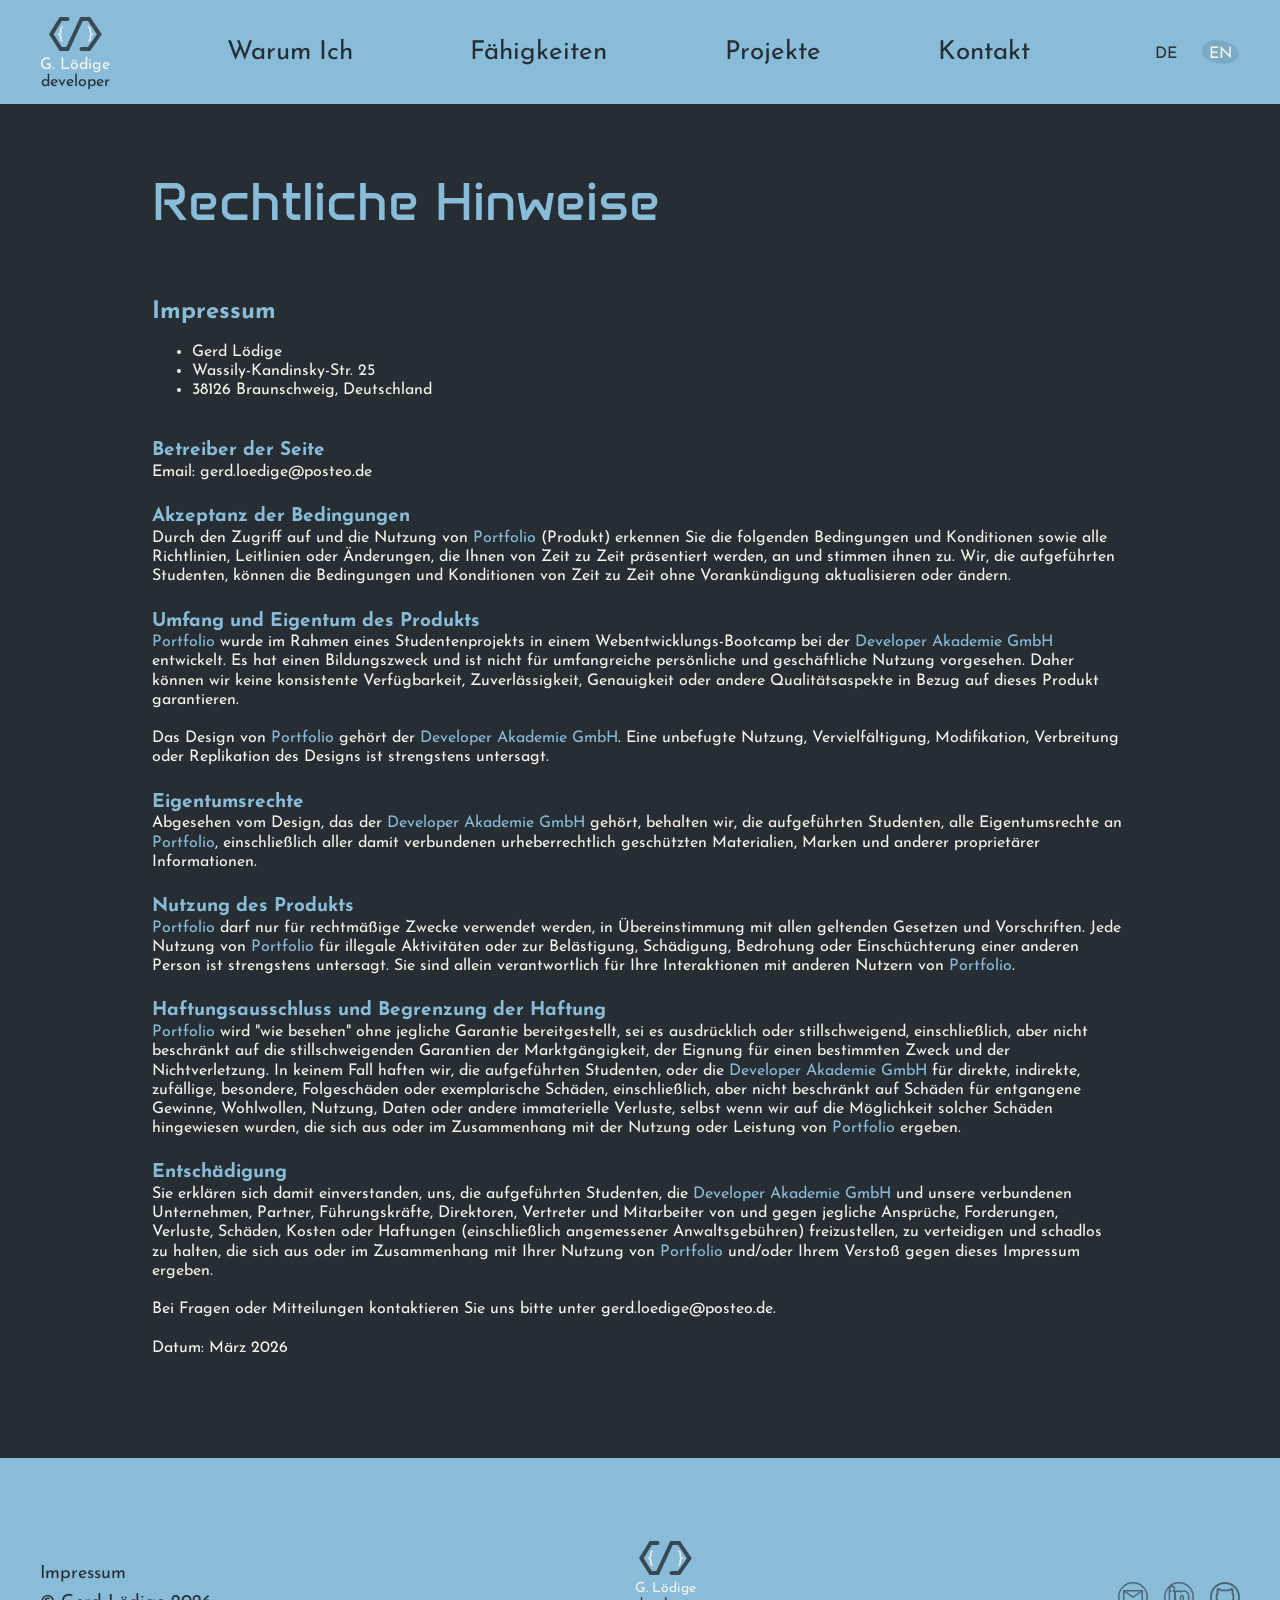
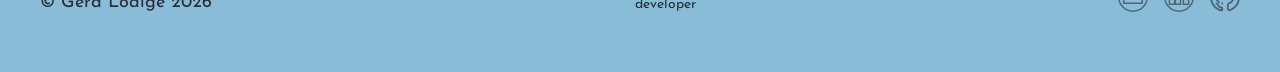
<file: de/legal_notice.html>
<!DOCTYPE html>
<html lang="de">
<head>
    <meta charset="UTF-8">
    <meta name="viewport" content="width=device-width, initial-scale=1.0">
    <title>Rechtliche Hinweise</title>
    <link rel="icon" href="../assets/img/burger_menu_bubble.svg" type="image/x-icon">
    <link rel="stylesheet" href="../styles/burger.css">
    <link rel="stylesheet" href="../style.css">
    <link rel="stylesheet" href="../styles/responsive.css">
    <link rel="stylesheet" href="../styles/legal_notice.css">
    <script src="../script.js" defer></script>
    <script src="../scripts/animate_project_overview.js" defer></script>
</head>
<body>
    <header>
        <section class="hero d-none">
            <div class="header_mobile d-none">
                <div class="logo_hero">
                    <div class="logo_hero_icon">
                        <img src="../assets/icons/logo_icon.svg" class="logo_hover" alt="Logo Icon">
                        <img src="../assets/icons/logo_icon_small.svg" class="logo_default" alt="Logo Icon">
                    </div>
                    <p class="name">G. Lödige</p>
                    <p>developer</p>
                </div>
                <button onclick="toggleBurgerMenu(this)" class="button">
                    <span class="burger-2">
                        <span class="bar bar--1"></span>
                        <span class="bar bar--2"></span>
                        <span class="bar bar--3"></span>
                    </span>
                </button>
            </div>
            <div class="overlay">
                <div class="menu_container_impressum" id="burger_menu">
                    <img src="../assets/img/burger_menu_bubble.svg" alt="Burger Menu Background Image">
                    <div class="burger_menu_container">
                        <a href="./index.html#why_me_section">Warum ich</a>
                        <a href="./index.html#skills_section">Fähigkeiten</a>
                        <a href="./index.html#projects_section">Projekte</a>
                        <a href="./index.html#contact_section">Kontakt</a>
                        <div class="nav_language">
                            <a href="../de/legal_notice.html" onclick="storePreferredLanguage('de')">DE</a>
                            <a href="../en/legal_notice.html" onclick="storePreferredLanguage('en')">EN</a>
                        </div>
                    </div>
                </div>
            </div>
            <a href="./index.html" class="return_to_portfolio_arrow">
                <img src="../assets/icons/arrow_back_mobile.svg" alt="Arrow Back Icon" class="arrow_back">
            </a>
        </section>
        <div class="nav_wrapper">
            <nav>
                <div class="nav_logo">
                    <a href="./index.html" class="logo_hero">
                        <img src="../assets/icons/logo_icon_dark.svg" alt="Logo Icon">
                        <p class="name">G. Lödige</p>
                        <p>developer</p>
                    </a>
                </div>
                <div class="nav_menu">
                    <a href="./index.html#why_me_section">Warum Ich</a>
                    <a href="./index.html#skills_section">Fähigkeiten</a>
                    <a href="./index.html#projects_section">Projekte</a>
                    <a href="./index.html#contact_section">Kontakt</a>
                </div>
                <div class="nav_language">
                    <a href="legal_notice.html" onclick="storePreferredLanguage('de')">DE</a>
                    <a href="../en/legal_notice.html" onclick="storePreferredLanguage('en')">EN</a>
                </div>
            </nav>
        </div>
    </header>

    <main>
        <h1>Rechtliche Hinweise</h1>
        <section class="section_container">
            <p class="imprint_head">Impressum</p>
            <ul>
                <li>Gerd Lödige</li>
                <li>Wassily-Kandinsky-Str. 25</li>
                <li>38126 Braunschweig, Deutschland</li>
            </ul>
        </section>
        <section class="section_container">
            <p class="section_head">Betreiber der Seite</p>
            <p>Email: gerd.loedige@posteo.de</p>
        </section>
        <section class="section_container">
            <p class="section_head">Akzeptanz der Bedingungen</p>
            <p>Durch den Zugriff auf und die Nutzung von <span>Portfolio</span> (Produkt) erkennen Sie die folgenden Bedingungen und Konditionen sowie alle Richtlinien, Leitlinien oder Änderungen, die Ihnen von Zeit zu Zeit präsentiert werden, an und stimmen ihnen zu. Wir, die aufgeführten Studenten, können die Bedingungen und Konditionen von Zeit zu Zeit ohne Vorankündigung aktualisieren oder ändern.</p>
        </section>
        <section class="section_container">
            <p class="section_head">Umfang und Eigentum des Produkts</p>
            <p><span>Portfolio</span> wurde im Rahmen eines Studentenprojekts in einem Webentwicklungs-Bootcamp bei der <span>Developer Akademie GmbH</span> entwickelt. Es hat einen Bildungszweck und ist nicht für umfangreiche persönliche und geschäftliche Nutzung vorgesehen. Daher können wir keine konsistente Verfügbarkeit, Zuverlässigkeit, Genauigkeit oder andere Qualitätsaspekte in Bezug auf dieses Produkt garantieren.</p>
            <br>
            <p>Das Design von <span>Portfolio</span> gehört der <span>Developer Akademie GmbH</span>. Eine unbefugte Nutzung, Vervielfältigung, Modifikation, Verbreitung oder Replikation des Designs ist strengstens untersagt.</p>
        </section>
        <section class="section_container">
            <p class="section_head">Eigentumsrechte</p>
            <p>Abgesehen vom Design, das der <span>Developer Akademie GmbH</span> gehört, behalten wir, die aufgeführten Studenten, alle Eigentumsrechte an <span>Portfolio</span>, einschließlich aller damit verbundenen urheberrechtlich geschützten Materialien, Marken und anderer proprietärer Informationen.</p>
        </section>
        <section class="section_container">
            <p class="section_head">Nutzung des Produkts</p>
            <p><span>Portfolio</span> darf nur für rechtmäßige Zwecke verwendet werden, in Übereinstimmung mit allen geltenden Gesetzen und Vorschriften. Jede Nutzung von <span>Portfolio</span> für illegale Aktivitäten oder zur Belästigung, Schädigung, Bedrohung oder Einschüchterung einer anderen Person ist strengstens untersagt. Sie sind allein verantwortlich für Ihre Interaktionen mit anderen Nutzern von <span>Portfolio</span>.</p>
        </section>
        <section class="section_container">
            <p class="section_head">Haftungsausschluss und Begrenzung der Haftung</p>
            <p><span>Portfolio</span> wird "wie besehen" ohne jegliche Garantie bereitgestellt, sei es ausdrücklich oder stillschweigend, einschließlich, aber nicht beschränkt auf die stillschweigenden Garantien der Marktgängigkeit, der Eignung für einen bestimmten Zweck und der Nichtverletzung. In keinem Fall haften wir, die aufgeführten Studenten, oder die <span>Developer Akademie GmbH</span> für direkte, indirekte, zufällige, besondere, Folgeschäden oder exemplarische Schäden, einschließlich, aber nicht beschränkt auf Schäden für entgangene Gewinne, Wohlwollen, Nutzung, Daten oder andere immaterielle Verluste, selbst wenn wir auf die Möglichkeit solcher Schäden hingewiesen wurden, die sich aus oder im Zusammenhang mit der Nutzung oder Leistung von <span>Portfolio</span> ergeben.</p>
        </section>
        <section class="section_container">
            <p class="section_head">Entschädigung</p>
            <p>Sie erklären sich damit einverstanden, uns, die aufgeführten Studenten, die <span>Developer Akademie GmbH</span> und unsere verbundenen Unternehmen, Partner, Führungskräfte, Direktoren, Vertreter und Mitarbeiter von und gegen jegliche Ansprüche, Forderungen, Verluste, Schäden, Kosten oder Haftungen (einschließlich angemessener Anwaltsgebühren) freizustellen, zu verteidigen und schadlos zu halten, die sich aus oder im Zusammenhang mit Ihrer Nutzung von <span>Portfolio</span> und/oder Ihrem Verstoß gegen dieses Impressum ergeben.</p>
            <br>
            <p>Bei Fragen oder Mitteilungen kontaktieren Sie uns bitte unter <a href="mailto:gerd.loedige@posteo.de">gerd.loedige@posteo.de</a>.</p>
            <br>
            <p>Datum: März 2026</p>
        </section>
    </main>
    <div class="nav_wrapper">
        <footer>
            <div class="footer_container_left">
                <a href="legal_notice.html">Impressum</a>
                <span>&copy; Gerd Lödige 2026</span>
            </div>
            <div class="nav_logo">
                <a href="./index.html" class="logo_hero footer">
                    <img src="../assets/icons/logo_icon_dark.svg" alt="Logo Icon">
                    <p class="name">G. Lödige</p>
                    <p>developer</p>
                </a>
            </div>
           <div class="social_media footer">
                <a href="#contact_section" target="_blank">
                    <img src="../assets/icons/mail_icon_dark.svg" class="social_media_default" alt="Email Icon">
                    <img src="../assets/icons/mail_icon_white.svg" class="social_media_hover" alt="Email Icon Hover">
                </a>
                <a href="https://www.linkedin.com/in/gerd-lödige-4a08802a9/" target="_blank">
                    <img src="../assets/icons/linkedIn_icon_dark.svg" class="social_media_default" alt="LinkedIn Icon">
                    <img src="../assets/icons/linkedIn_icon_white.svg" class="social_media_hover" alt="LinkedIn Icon Hover">
                </a>
                <a href="https://github.com/gloedige" target="_blank">
                    <img src="../assets/icons/github_icon_dark.svg" class="social_media_default" alt="GitHub Icon">
                    <img src="../assets/icons/github_icon_white.svg" class="social_media_hover" alt="GitHub Icon Hover">
                </a>
            </div>
        </footer>
    </div>
</body>
</html>
</file>
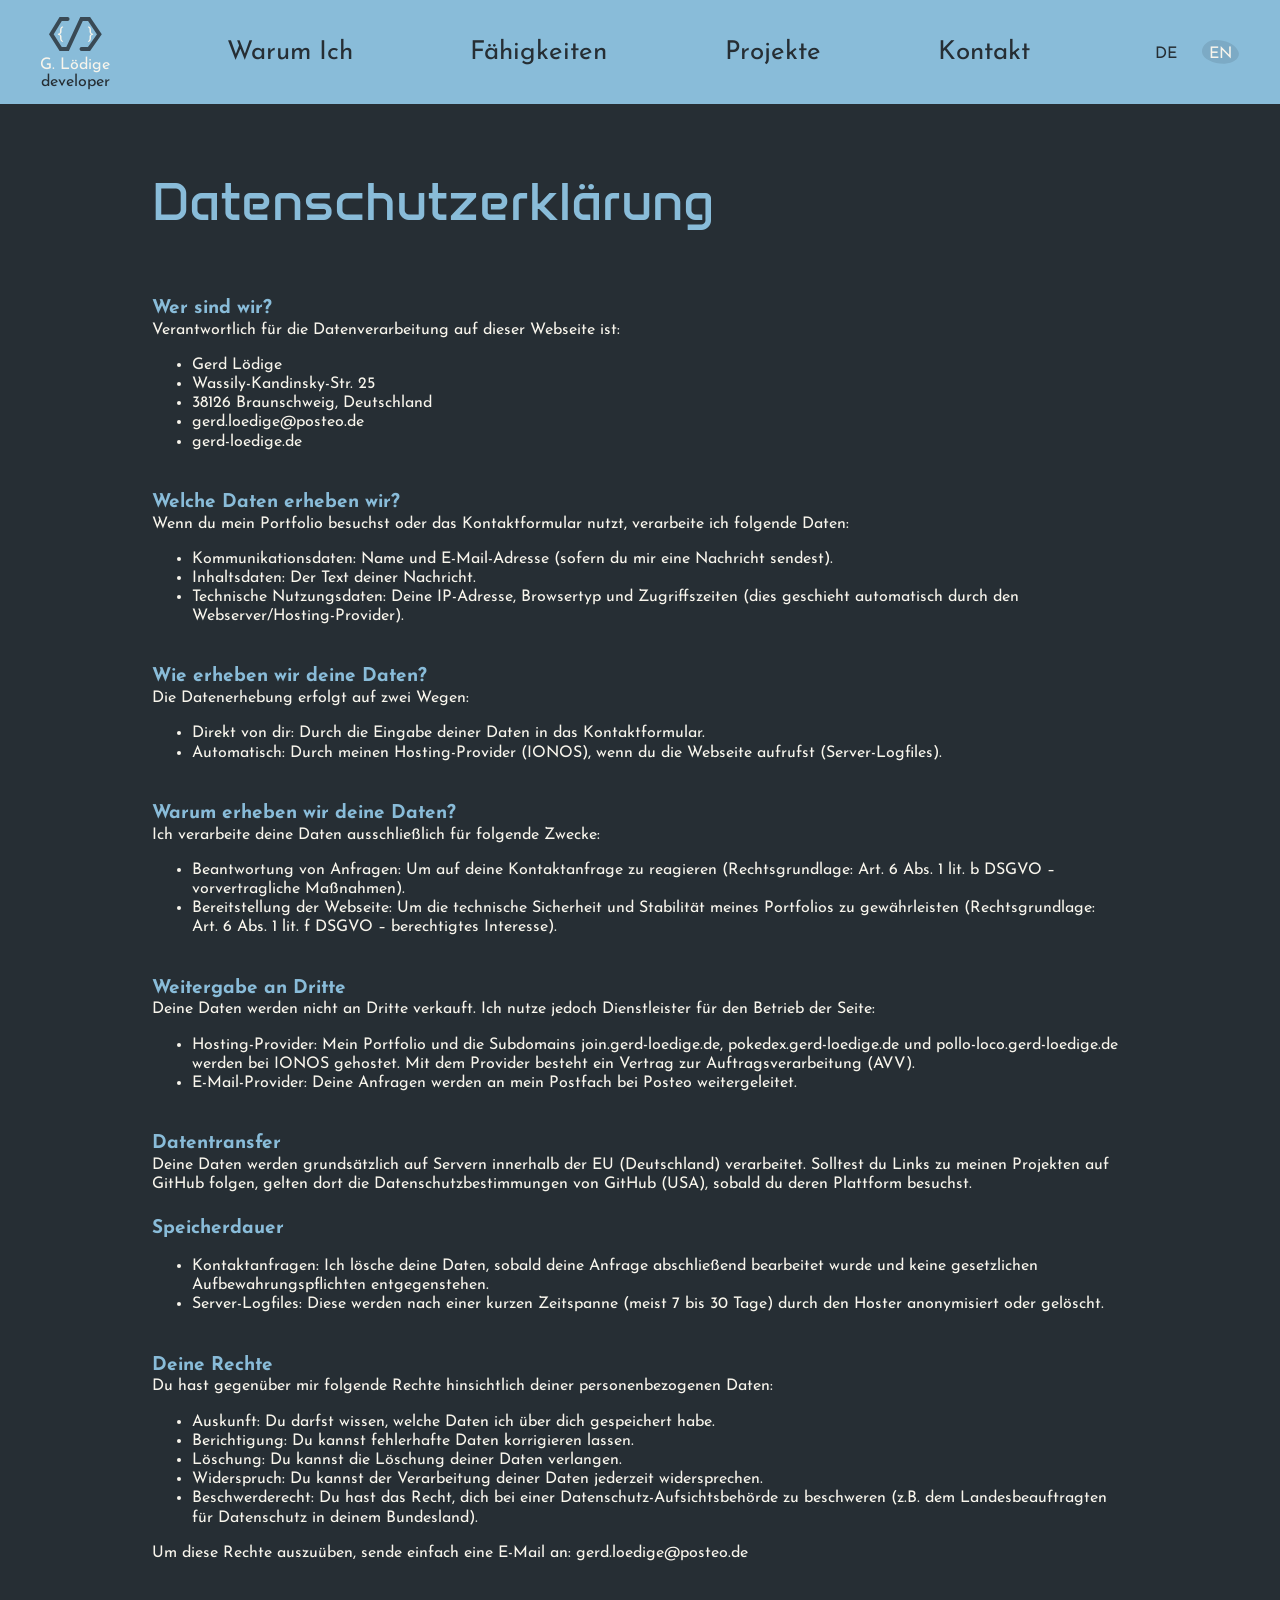
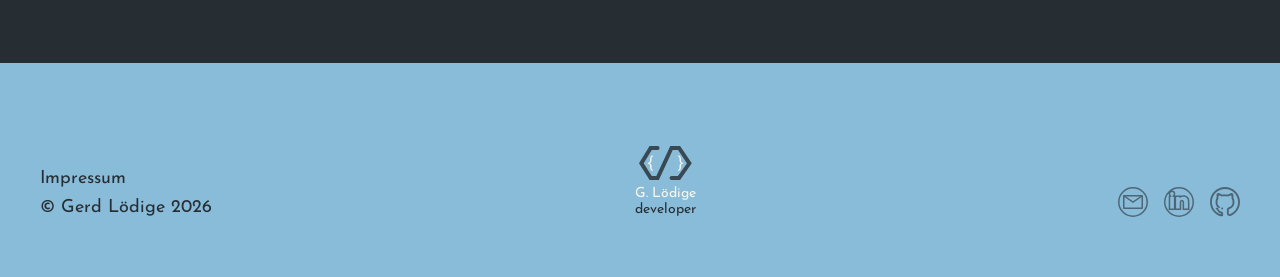
<file: de/privacy_policy.html>
<!DOCTYPE html>
<html lang="de">
<head>
    <meta charset="UTF-8">
    <meta name="viewport" content="width=device-width, initial-scale=1.0">
    <title>Datenschutzerklärung</title>
    <link rel="icon" href="../assets/img/burger_menu_bubble.svg" type="image/x-icon">
    <link rel="stylesheet" href="../styles/burger.css">
    <link rel="stylesheet" href="../style.css">
    <link rel="stylesheet" href="../styles/responsive.css">
    <link rel="stylesheet" href="../styles/legal_notice.css">
    <script src="../script.js" defer></script>
    <script src="../scripts/animate_project_overview.js" defer></script>
</head>
<body>
    <header>
        <section class="hero d-none">
            <div class="header_mobile d-none">
                <div class="logo_hero">
                    <div class="logo_hero_icon">
                        <img src="../assets/icons/logo_icon.svg" class="logo_hover" alt="Logo Icon">
                        <img src="../assets/icons/logo_icon_small.svg" class="logo_default" alt="Logo Icon">
                    </div>
                    <p class="name">G. Lödige</p>
                    <p>developer</p>
                </div>
                <button onclick="toggleBurgerMenu(this)" class="button">
                    <span class="burger-2">
                        <span class="bar bar--1"></span>
                        <span class="bar bar--2"></span>
                        <span class="bar bar--3"></span>
                    </span>
                </button>
            </div>
            <div class="overlay">
                <div class="menu_container_impressum" id="burger_menu">
                    <img src="../assets/img/burger_menu_bubble.svg" alt="Burger Menu Background Image">
                    <div class="burger_menu_container">
                        <a href="./index.html#why_me_section">Warum ich</a>
                        <a href="./index.html#skills_section">Fähigkeiten</a>
                        <a href="./index.html#projects_section">Projekte</a>
                        <a href="./index.html#contact_section">Kontakt</a>
                        <div class="nav_language">
                            <a href="../de/privacy_policy.html" onclick="storePreferredLanguage('de')">DE</a>
                            <a href="../en/privacy_policy.html" onclick="storePreferredLanguage('en')">EN</a>
                        </div>
                    </div>
                </div>
            </div>
            <a href="./index.html" class="return_to_portfolio_arrow">
                <img src="../assets/icons/arrow_back_mobile.svg" alt="Arrow Back Icon" class="arrow_back">
            </a>
        </section>
        <div class="nav_wrapper">
            <nav>
                <div class="nav_logo">
                    <a href="./index.html" class="logo_hero">
                        <img src="../assets/icons/logo_icon_dark.svg" alt="Logo Icon">
                        <p class="name">G. Lödige</p>
                        <p>developer</p>
                    </a>
                </div>
                <div class="nav_menu">
                    <a href="./index.html#why_me_section">Warum Ich</a>
                    <a href="./index.html#skills_section">Fähigkeiten</a>
                    <a href="./index.html#projects_section">Projekte</a>
                    <a href="./index.html#contact_section">Kontakt</a>
                </div>
                <div class="nav_language">
                    <a href="privacy_policy.html" onclick="storePreferredLanguage('de')">DE</a>
                    <a href="../en/privacy_policy.html" onclick="storePreferredLanguage('en')">EN</a>
                </div>
            </nav>
        </div>
    </header>

    <main>
        <h1>Datenschutzerklärung</h1>
        <section class="section_container">
            <p class="section_head">Wer sind wir?</p>
            <p>Verantwortlich für die Datenverarbeitung auf dieser Webseite ist:</p>
            <ul>
                <li>Gerd Lödige</li>
                <li>Wassily-Kandinsky-Str. 25</li>
                <li>38126 Braunschweig, Deutschland</li>
                <li>gerd.loedige@posteo.de</li>
                <li>gerd-loedige.de</li>
            </ul>
        </section>
        <section class="section_container">
            <p class="section_head">Welche Daten erheben wir?</p>
            <p>Wenn du mein Portfolio besuchst oder das Kontaktformular nutzt, verarbeite ich folgende Daten:</p>
            <ul>
                <li>Kommunikationsdaten: Name und E-Mail-Adresse (sofern du mir eine Nachricht sendest).</li>
                <li>Inhaltsdaten: Der Text deiner Nachricht.</li>
                <li>Technische Nutzungsdaten: Deine IP-Adresse, Browsertyp und Zugriffszeiten (dies geschieht automatisch durch den Webserver/Hosting-Provider).</li>
            </ul>
        </section>
        <section class="section_container">
            <p class="section_head">Wie erheben wir deine Daten?</p>
            <p>Die Datenerhebung erfolgt auf zwei Wegen:</p>
            <ul>
                <li>Direkt von dir: Durch die Eingabe deiner Daten in das Kontaktformular.</li>
                <li>Automatisch: Durch meinen Hosting-Provider (IONOS), wenn du die Webseite aufrufst (Server-Logfiles).</li>
            </ul>
        </section>
        <section class="section_container">
            <p class="section_head">Warum erheben wir deine Daten?</p>
            <p>Ich verarbeite deine Daten ausschließlich für folgende Zwecke:</p>
            <ul>
                <li>Beantwortung von Anfragen: Um auf deine Kontaktanfrage zu reagieren (Rechtsgrundlage: Art. 6 Abs. 1 lit. b DSGVO – vorvertragliche Maßnahmen).</li>
                <li>Bereitstellung der Webseite: Um die technische Sicherheit und Stabilität meines Portfolios zu gewährleisten (Rechtsgrundlage: Art. 6 Abs. 1 lit. f DSGVO – berechtigtes Interesse).</li>
            </ul>
        </section>
        <section class="section_container">
            <p class="section_head">Weitergabe an Dritte</p>
            <p>Deine Daten werden nicht an Dritte verkauft. Ich nutze jedoch Dienstleister für den Betrieb der Seite:</p>
            <ul>
                <li>Hosting-Provider: Mein Portfolio und die Subdomains join.gerd-loedige.de, pokedex.gerd-loedige.de und pollo-loco.gerd-loedige.de werden bei IONOS gehostet. Mit dem Provider besteht ein Vertrag zur Auftragsverarbeitung (AVV).</li>
                <li>E-Mail-Provider: Deine Anfragen werden an mein Postfach bei Posteo weitergeleitet.</li>
            </ul>
        </section>
        <section class="section_container">
            <p class="section_head">Datentransfer</p>
            <p>Deine Daten werden grundsätzlich auf Servern innerhalb der EU (Deutschland) verarbeitet. Solltest du Links zu meinen Projekten auf GitHub folgen, gelten dort die Datenschutzbestimmungen von GitHub (USA), sobald du deren Plattform besuchst.</p>
        </section>
        <section class="section_container">
            <p class="section_head">Speicherdauer</p>
            <ul>
                <li>Kontaktanfragen: Ich lösche deine Daten, sobald deine Anfrage abschließend bearbeitet wurde und keine gesetzlichen Aufbewahrungspflichten entgegenstehen.</li>
                <li>Server-Logfiles: Diese werden nach einer kurzen Zeitspanne (meist 7 bis 30 Tage) durch den Hoster anonymisiert oder gelöscht.</li>
            </ul>
        </section>
        <section class="section_container">
            <p class="section_head">Deine Rechte</p>
            <p>Du hast gegenüber mir folgende Rechte hinsichtlich deiner personenbezogenen Daten:</p>
            <ul>
                <li>Auskunft: Du darfst wissen, welche Daten ich über dich gespeichert habe.</li>
                <li>Berichtigung: Du kannst fehlerhafte Daten korrigieren lassen.</li>
                <li>Löschung: Du kannst die Löschung deiner Daten verlangen.</li>
                <li>Widerspruch: Du kannst der Verarbeitung deiner Daten jederzeit widersprechen.</li>
                <li>Beschwerderecht: Du hast das Recht, dich bei einer Datenschutz-Aufsichtsbehörde zu beschweren (z.B. dem Landesbeauftragten für Datenschutz in deinem Bundesland).</li>
            </ul>
            <p>Um diese Rechte auszuüben, sende einfach eine E-Mail an: <a href="mailto:gerd.loedige@posteo.de">gerd.loedige@posteo.de</a></p>
        </section>
    </main>
    <div class="nav_wrapper">
        <footer>
            <div class="footer_container_left">
                <a href="legal_notice.html">Impressum</a>
                <span>&copy; Gerd Lödige 2026</span>
            </div>
            <div class="nav_logo">
                <a href="./index.html" class="logo_hero footer">
                    <img src="../assets/icons/logo_icon_dark.svg" alt="Logo Icon">
                    <p class="name">G. Lödige</p>
                    <p>developer</p>
                </a>
            </div>
           <div class="social_media footer">
                <a href="#contact_section" target="_blank">
                    <img src="../assets/icons/mail_icon_dark.svg" class="social_media_default" alt="Email Icon">
                    <img src="../assets/icons/mail_icon_white.svg" class="social_media_hover" alt="Email Icon Hover">
                </a>
                <a href="https://www.linkedin.com/in/gerd-lödige-4a08802a9/" target="_blank">
                    <img src="../assets/icons/linkedIn_icon_dark.svg" class="social_media_default" alt="LinkedIn Icon">
                    <img src="../assets/icons/linkedIn_icon_white.svg" class="social_media_hover" alt="LinkedIn Icon Hover">
                </a>
                <a href="https://github.com/gloedige" target="_blank">
                    <img src="../assets/icons/github_icon_dark.svg" class="social_media_default" alt="GitHub Icon">
                    <img src="../assets/icons/github_icon_white.svg" class="social_media_hover" alt="GitHub Icon Hover">
                </a>
            </div>
        </footer>
    </div>
</body>
</html>
</file>
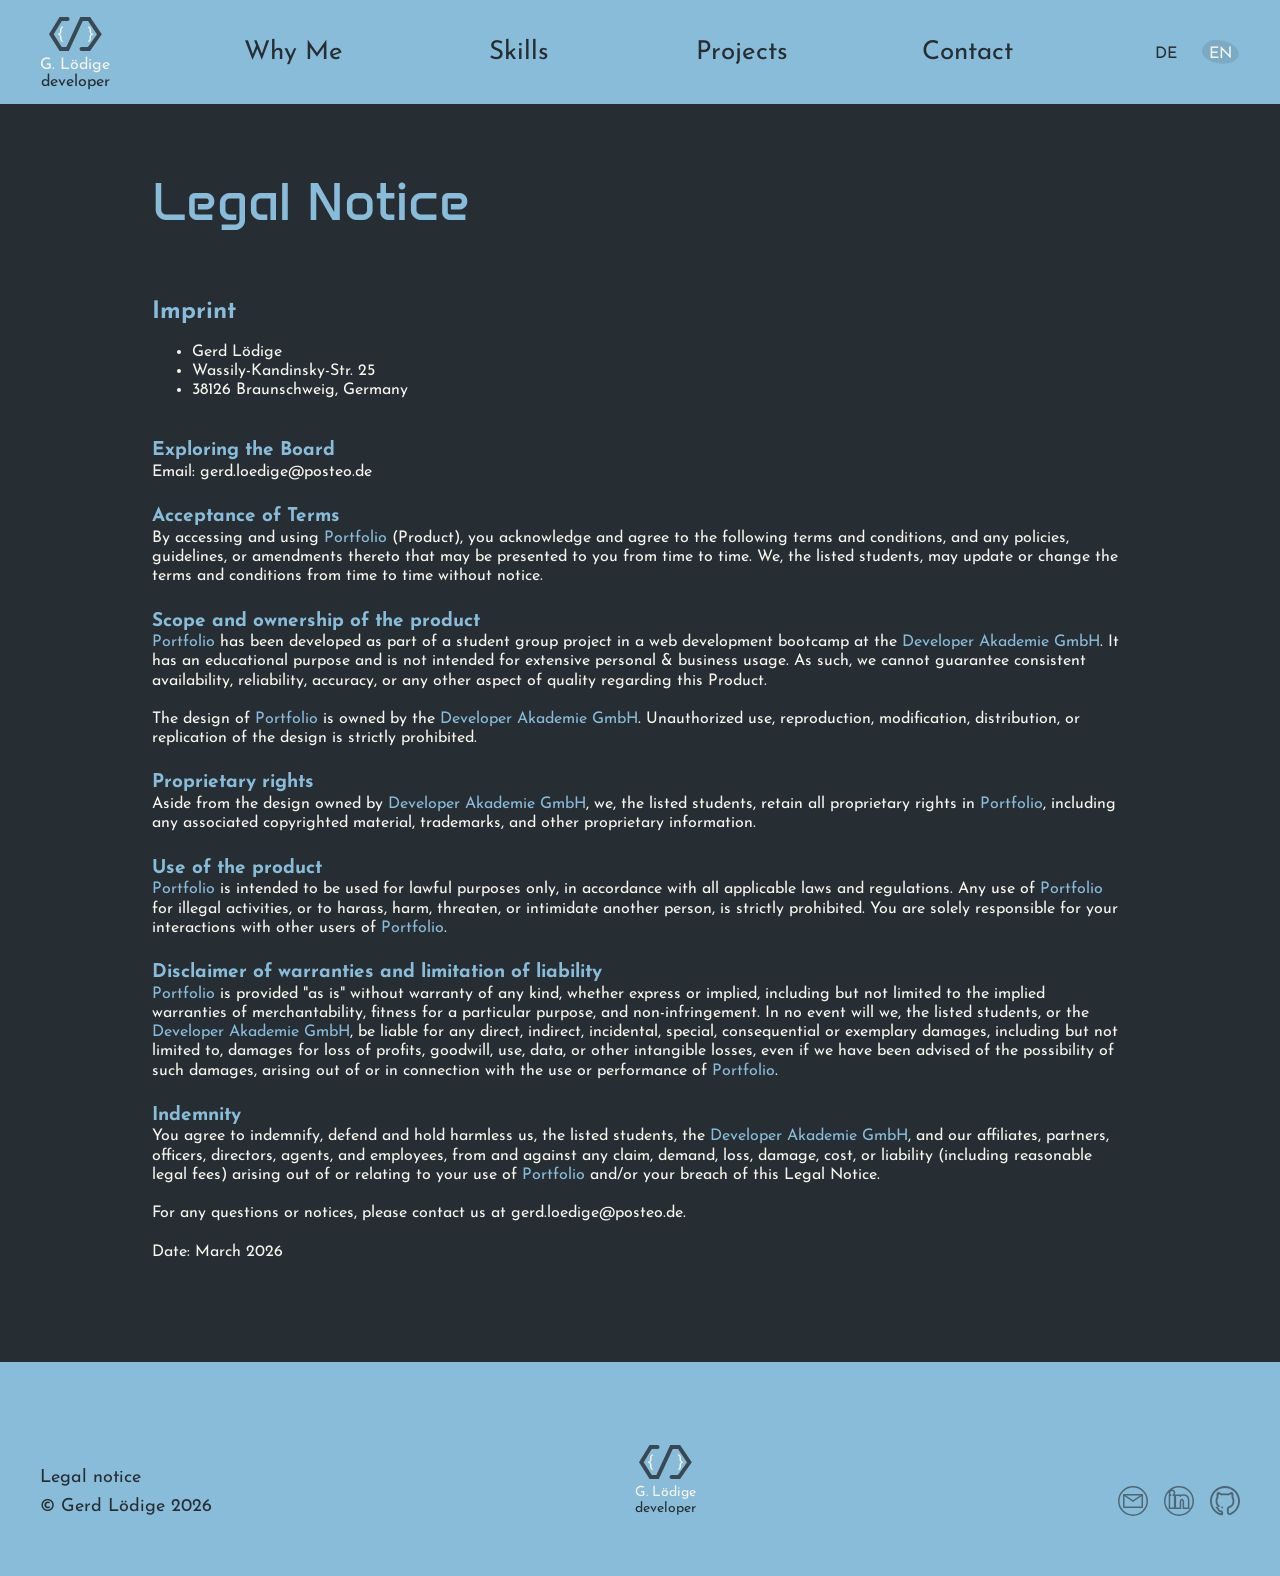
<file: en/legal_notice.html>
<!DOCTYPE html>
<html lang="en">
<head>
    <meta charset="UTF-8">
    <meta name="viewport" content="width=device-width, initial-scale=1.0">
    <title>Legal Notice</title>
    <link rel="icon" href="../assets/img/burger_menu_bubble.svg" type="image/x-icon">
    <link rel="stylesheet" href="../styles/burger.css">
    <link rel="stylesheet" href="../style.css">
    <link rel="stylesheet" href="../styles/responsive.css">
    <link rel="stylesheet" href="../styles/legal_notice.css">
    <script src="../script.js" defer></script>
    <script src="../scripts/animate_project_overview.js" defer></script>
</head>
<body>
    <header>
        <section class="hero d-none">
            <div class="header_mobile d-none">
                <div class="logo_hero">
                    <div class="logo_hero_icon">
                        <img src="../assets/icons/logo_icon.svg" class="logo_hover" alt="Logo Icon">
                        <img src="../assets/icons/logo_icon_small.svg" class="logo_default" alt="Logo Icon">
                    </div>
                    <p class="name">G. Lödige</p>
                    <p>developer</p>
                </div>
                <button onclick="toggleBurgerMenu(this)" class="button">
                    <span class="burger-2">
                        <span class="bar bar--1"></span>
                        <span class="bar bar--2"></span>
                        <span class="bar bar--3"></span>
                    </span>
                </button>
            </div>
            <div class="overlay">
                <div class="menu_container_impressum" id="burger_menu">
                    <img src="../assets/img/burger_menu_bubble.svg" alt="Burger Menu Background Image">
                    <div class="burger_menu_container">
                        <a href="./index.html#why_me_section">Why Me</a>
                        <a href="./index.html#skills_section">Skills</a>
                        <a href="./index.html#projects_section">Projects</a>
                        <a href="./index.html#contact_section">Contact</a>
                        <div class="nav_language">
                            <a href="../de/legal_notice.html" onclick="storePreferredLanguage('de')">DE</a>
                            <a href="./legal_notice.html" onclick="storePreferredLanguage('en')">EN</a>
                        </div>
                    </div>
                </div>
            </div>
            <a href="./index.html" class="return_to_portfolio_arrow">
                <img src="../assets/icons/arrow_back_mobile.svg" alt="Arrow Back Icon" class="arrow_back">
            </a>
        </section>
        <div class="nav_wrapper">
            <nav>
                <div class="nav_logo">
                    <a href="./index.html" class="logo_hero">
                        <img src="../assets/icons/logo_icon_dark.svg" alt="Logo Icon">
                        <p class="name">G. Lödige</p>
                        <p>developer</p>
                    </a>
                </div>
                <div class="nav_menu">
                    <a href="./index.html#why_me_section">Why Me</a>
                    <a href="./index.html#skills_section">Skills</a>
                    <a href="./index.html#projects_section">Projects</a>
                    <a href="./index.html#contact_section">Contact</a>
                </div>
                <div class="nav_language">
                    <a href="../de/legal_notice.html" onclick="storePreferredLanguage('de')">DE</a>
                    <a href="legal_notice.html" onclick="storePreferredLanguage('en')">EN</a>
                </div>
            </nav>
        </div>
    </header>

    <main>
        <h1>Legal Notice</h1>
        <section class="section_container">
            <p class="imprint_head">Imprint</p>
            <ul>
                <li>Gerd Lödige</li>
                <li>Wassily-Kandinsky-Str. 25</li>
                <li>38126 Braunschweig, Germany</li>
            </ul>
        </section>
        <section class="section_container">
            <p class="section_head">Exploring the Board</p>
            <p>Email: gerd.loedige@posteo.de</p>
        </section>
        <section class="section_container">
            <p class="section_head">Acceptance of Terms</p>
            <p>By accessing and using <span>Portfolio</span> (Product), you acknowledge and agree to the following terms and conditions, and any policies, guidelines, or amendments thereto that may be presented to you from time to time. We, the listed students, may update or change the terms and conditions from time to time without notice.</p>
        </section>
        <section class="section_container">
            <p class="section_head">Scope and ownership of the product</p>
            <p><span>Portfolio</span> has been developed as part of a student group project in a web development bootcamp at the <span>Developer Akademie GmbH</span>. It has an educational purpose and is not intended for extensive personal & business usage. As such, we cannot guarantee consistent availability, reliability, accuracy, or any other aspect of quality regarding this Product.</p>
            <br>
            <p>The design of <span>Portfolio</span> is owned by the <span>Developer Akademie GmbH</span>. Unauthorized use, reproduction, modification, distribution, or replication of the design is strictly prohibited.</p>
        </section>
        <section class="section_container">
            <p class="section_head">Proprietary rights</p>
            <p>Aside from the design owned by <span>Developer Akademie GmbH</span>, we, the listed students, retain all proprietary rights in <span>Portfolio</span>, including any associated copyrighted material, trademarks, and other proprietary information.</p>
        </section>
        <section class="section_container">
            <p class="section_head">Use of the product</p>
            <p><span>Portfolio</span> is intended to be used for lawful purposes only, in accordance with all applicable laws and regulations. Any use of <span>Portfolio</span> for illegal activities, or to harass, harm, threaten, or intimidate another person, is strictly prohibited. You are solely responsible for your interactions with other users of <span>Portfolio</span>.</p>
        </section>
        <section class="section_container">
            <p class="section_head">Disclaimer of warranties and limitation of liability</p>
            <p><span>Portfolio</span> is provided "as is" without warranty of any kind, whether express or implied, including but not limited to the implied warranties of merchantability, fitness for a particular purpose, and non-infringement. In no event will we, the listed students, or the <span>Developer Akademie GmbH</span>, be liable for any direct, indirect, incidental, special, consequential or exemplary damages, including but not limited to, damages for loss of profits, goodwill, use, data, or other intangible losses, even if we have been advised of the possibility of such damages, arising out of or in connection with the use or performance of <span>Portfolio</span>.</p>
        </section>
        <section class="section_container">
            <p class="section_head">Indemnity</p>
            <p>You agree to indemnify, defend and hold harmless us, the listed students, the <span>Developer Akademie GmbH</span>, and our affiliates, partners, officers, directors, agents, and employees, from and against any claim, demand, loss, damage, cost, or liability (including reasonable legal fees) arising out of or relating to your use of <span>Portfolio</span> and/or your breach of this Legal Notice.</p>
            <br>
            <p>For any questions or notices, please contact us at <a href="mailto:gerd.loedige@posteo.de">gerd.loedige@posteo.de</a>.</p>
            <br>
            <p>Date: March 2026</p>
        </section>
    </main>
    <div class="nav_wrapper">
        <footer>
            <div class="footer_container_left">
                <a href="legal_notice.html">Legal notice</a>
                <span>&copy; Gerd Lödige 2026</span>
            </div>
            <div class="nav_logo">
                <a href="./index.html" class="logo_hero footer">
                    <img src="../assets/icons/logo_icon_dark.svg" alt="Logo Icon">
                    <p class="name">G. Lödige</p>
                    <p>developer</p>
                </a>
            </div>
           <div class="social_media footer">
                <a href="#contact_section" target="_blank">
                    <img src="../assets/icons/mail_icon_dark.svg" class="social_media_default" alt="Email Icon">
                    <img src="../assets/icons/mail_icon_white.svg" class="social_media_hover" alt="Email Icon Hover">
                </a>
                <a href="https://www.linkedin.com/in/gerd-lödige-4a08802a9/" target="_blank">
                    <img src="../assets/icons/linkedIn_icon_dark.svg" class="social_media_default" alt="LinkedIn Icon">
                    <img src="../assets/icons/linkedIn_icon_white.svg" class="social_media_hover" alt="LinkedIn Icon Hover">
                </a>
                <a href="https://github.com/gloedige" target="_blank">
                    <img src="../assets/icons/github_icon_dark.svg" class="social_media_default" alt="GitHub Icon">
                    <img src="../assets/icons/github_icon_white.svg" class="social_media_hover" alt="GitHub Icon Hover">
                </a>
            </div>
        </footer>
    </div>
</body>
</html>
</file>
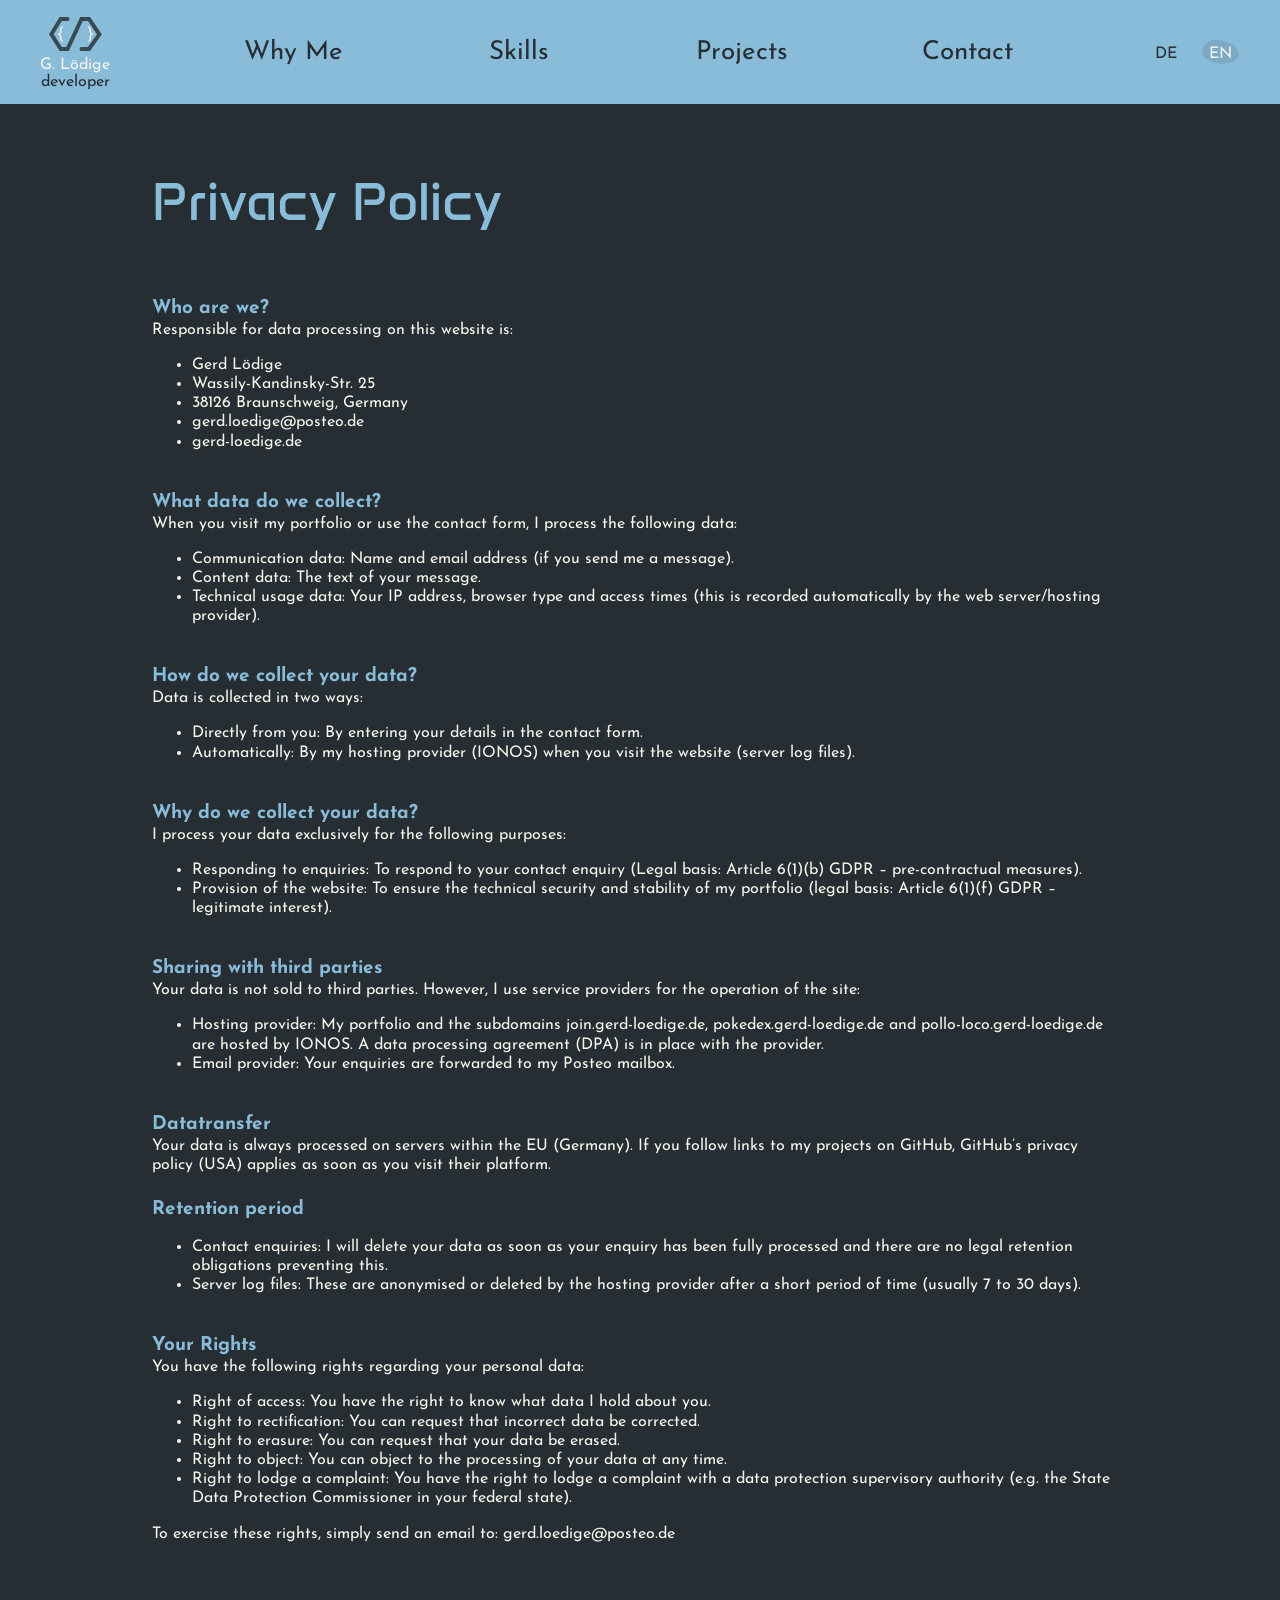
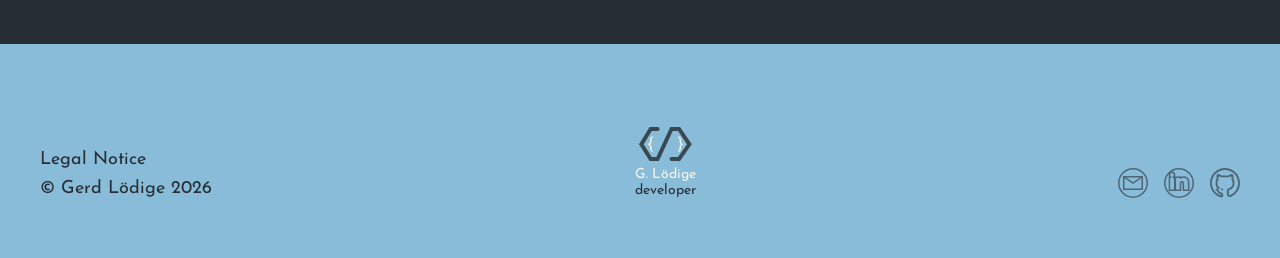
<file: en/privacy_policy.html>
<!DOCTYPE html>
<html lang="en">
<head>
    <meta charset="UTF-8">
    <meta name="viewport" content="width=device-width, initial-scale=1.0">
    <title>Privacy Policy</title>
    <link rel="icon" href="../assets/img/burger_menu_bubble.svg" type="image/x-icon">
    <link rel="stylesheet" href="../styles/burger.css">
    <link rel="stylesheet" href="../style.css">
    <link rel="stylesheet" href="../styles/responsive.css">
    <link rel="stylesheet" href="../styles/legal_notice.css">
    <script src="../script.js" defer></script>
    <script src="../scripts/animate_project_overview.js" defer></script>
</head>
<body>
    <header>
        <section class="hero d-none">
            <div class="header_mobile d-none">
                <div class="logo_hero">
                    <div class="logo_hero_icon">
                        <img src="../assets/icons/logo_icon.svg" class="logo_hover" alt="Logo Icon">
                        <img src="../assets/icons/logo_icon_small.svg" class="logo_default" alt="Logo Icon">
                    </div>
                    <p class="name">G. Lödige</p>
                    <p>developer</p>
                </div>
                <button onclick="toggleBurgerMenu(this)" class="button">
                    <span class="burger-2">
                        <span class="bar bar--1"></span>
                        <span class="bar bar--2"></span>
                        <span class="bar bar--3"></span>
                    </span>
                </button>
            </div>
            <div class="overlay">
                <div class="menu_container_impressum" id="burger_menu">
                    <img src="../assets/img/burger_menu_bubble.svg" alt="Burger Menu Background Image">
                    <div class="burger_menu_container">
                        <a href="./index.html#why_me_section">Why Me</a>
                        <a href="./index.html#skills_section">Skills</a>
                        <a href="./index.html#projects_section">Projects</a>
                        <a href="./index.html#contact_section">Contact</a>
                        <div class="nav_language">
                            <a href="../de/privacy_policy.html" onclick="storePreferredLanguage('de')">DE</a>
                            <a href="../en/privacy_policy.html" onclick="storePreferredLanguage('en')">EN</a>
                        </div>
                    </div>
                </div>
            </div>
            <a href="./index.html" class="return_to_portfolio_arrow">
                <img src="../assets/icons/arrow_back_mobile.svg" alt="Arrow Back Icon" class="arrow_back">
            </a>
        </section>
        <div class="nav_wrapper">
            <nav>
                <div class="nav_logo">
                    <a href="./index.html" class="logo_hero">
                        <img src="../assets/icons/logo_icon_dark.svg" alt="Logo Icon">
                        <p class="name">G. Lödige</p>
                        <p>developer</p>
                    </a>
                </div>
                <div class="nav_menu">
                    <a href="./index.html#why_me_section">Why Me</a>
                    <a href="./index.html#skills_section">Skills</a>
                    <a href="./index.html#projects_section">Projects</a>
                    <a href="./index.html#contact_section">Contact</a>
                </div>
                <div class="nav_language">
                    <a href="../de/privacy_policy.html" onclick="storePreferredLanguage('de')">DE</a>
                    <a href="privacy_policy.html" onclick="storePreferredLanguage('en')">EN</a>
                </div>
            </nav>
        </div>
    </header>

    <main>
        <h1>Privacy Policy</h1>
        <section class="section_container">
            <p class="section_head">Who are we?</p>
            <p>Responsible for data processing on this website is:</p>
            <ul>
                <li>Gerd Lödige</li>
                <li>Wassily-Kandinsky-Str. 25</li>
                <li>38126 Braunschweig, Germany</li>
                <li>gerd.loedige@posteo.de</li>
                <li>gerd-loedige.de</li>
            </ul>
        </section>
        <section class="section_container">
            <p class="section_head">What data do we collect?</p>
            <p>When you visit my portfolio or use the contact form, I process the following data:</p>
            <ul>
                <li>Communication data: Name and email address (if you send me a message).</li>
                <li>Content data: The text of your message.</li>
                <li>Technical usage data: Your IP address, browser type and access times (this is recorded automatically by the web server/hosting provider).</li>
            </ul>
        </section>
        <section class="section_container">
            <p class="section_head">How do we collect your data?</p>
            <p>Data is collected in two ways:</p>
            <ul>
                <li>Directly from you: By entering your details in the contact form.</li>
                <li>Automatically: By my hosting provider (IONOS) when you visit the website (server log files).</li>
            </ul>
        </section>
        <section class="section_container">
            <p class="section_head">Why do we collect your data?</p>
            <p>I process your data exclusively for the following purposes:</p>
            <ul>
                <li>Responding to enquiries: To respond to your contact enquiry (Legal basis: Article 6(1)(b) GDPR – pre-contractual measures).</li>
                <li>Provision of the website: To ensure the technical security and stability of my portfolio (legal basis: Article 6(1)(f) GDPR – legitimate interest).</li>
            </ul>
        </section>
        <section class="section_container">
            <p class="section_head">Sharing with third parties</p>
            <p>Your data is not sold to third parties. However, I use service providers for the operation of the site:</p>
            <ul>
                <li>Hosting provider: My portfolio and the subdomains join.gerd-loedige.de, pokedex.gerd-loedige.de and pollo-loco.gerd-loedige.de are hosted by IONOS. A data processing agreement (DPA) is in place with the provider.</li>
                <li>Email provider: Your enquiries are forwarded to my Posteo mailbox.</li>
            </ul>
        </section>
        <section class="section_container">
            <p class="section_head">Datatransfer</p>
            <p>Your data is always processed on servers within the EU (Germany). If you follow links to my projects on GitHub, GitHub’s privacy policy (USA) applies as soon as you visit their platform.</p>
        </section>
        <section class="section_container">
            <p class="section_head">Retention period</p>
            <ul>
                <li>Contact enquiries: I will delete your data as soon as your enquiry has been fully processed and there are no legal retention obligations preventing this.</li>
                <li>Server log files: These are anonymised or deleted by the hosting provider after a short period of time (usually 7 to 30 days).</li>
            </ul>
        </section>
        <section class="section_container">
            <p class="section_head">Your Rights</p>
            <p>You have the following rights regarding your personal data:</p>
            <ul>
                <li>Right of access: You have the right to know what data I hold about you.</li>
                <li>Right to rectification: You can request that incorrect data be corrected.</li>
                <li>Right to erasure: You can request that your data be erased.</li>
                <li>Right to object: You can object to the processing of your data at any time.</li>
                <li>Right to lodge a complaint: You have the right to lodge a complaint with a data protection supervisory authority (e.g. the State Data Protection Commissioner in your federal state).</li>
            </ul>
            <p>To exercise these rights, simply send an email to: <a href="mailto:gerd.loedige@posteo.de">gerd.loedige@posteo.de</a></p>
        </section>
    </main>
    <div class="nav_wrapper">
        <footer>
            <div class="footer_container_left">
                <a href="legal_notice.html">Legal Notice</a>
                <span>&copy; Gerd Lödige 2026</span>
            </div>
            <div class="nav_logo">
                <a href="./index.html" class="logo_hero footer">
                    <img src="../assets/icons/logo_icon_dark.svg" alt="Logo Icon">
                    <p class="name">G. Lödige</p>
                    <p>developer</p>
                </a>
            </div>
           <div class="social_media footer">
                <a href="#contact_section" target="_blank">
                    <img src="../assets/icons/mail_icon_dark.svg" class="social_media_default" alt="Email Icon">
                    <img src="../assets/icons/mail_icon_white.svg" class="social_media_hover" alt="Email Icon Hover">
                </a>
                <a href="https://www.linkedin.com/in/gerd-lödige-4a08802a9/" target="_blank">
                    <img src="../assets/icons/linkedIn_icon_dark.svg" class="social_media_default" alt="LinkedIn Icon">
                    <img src="../assets/icons/linkedIn_icon_white.svg" class="social_media_hover" alt="LinkedIn Icon Hover">
                </a>
                <a href="https://github.com/gloedige" target="_blank">
                    <img src="../assets/icons/github_icon_dark.svg" class="social_media_default" alt="GitHub Icon">
                    <img src="../assets/icons/github_icon_white.svg" class="social_media_hover" alt="GitHub Icon Hover">
                </a>
            </div>
        </footer>
    </div>
</body>
</html>
</file>
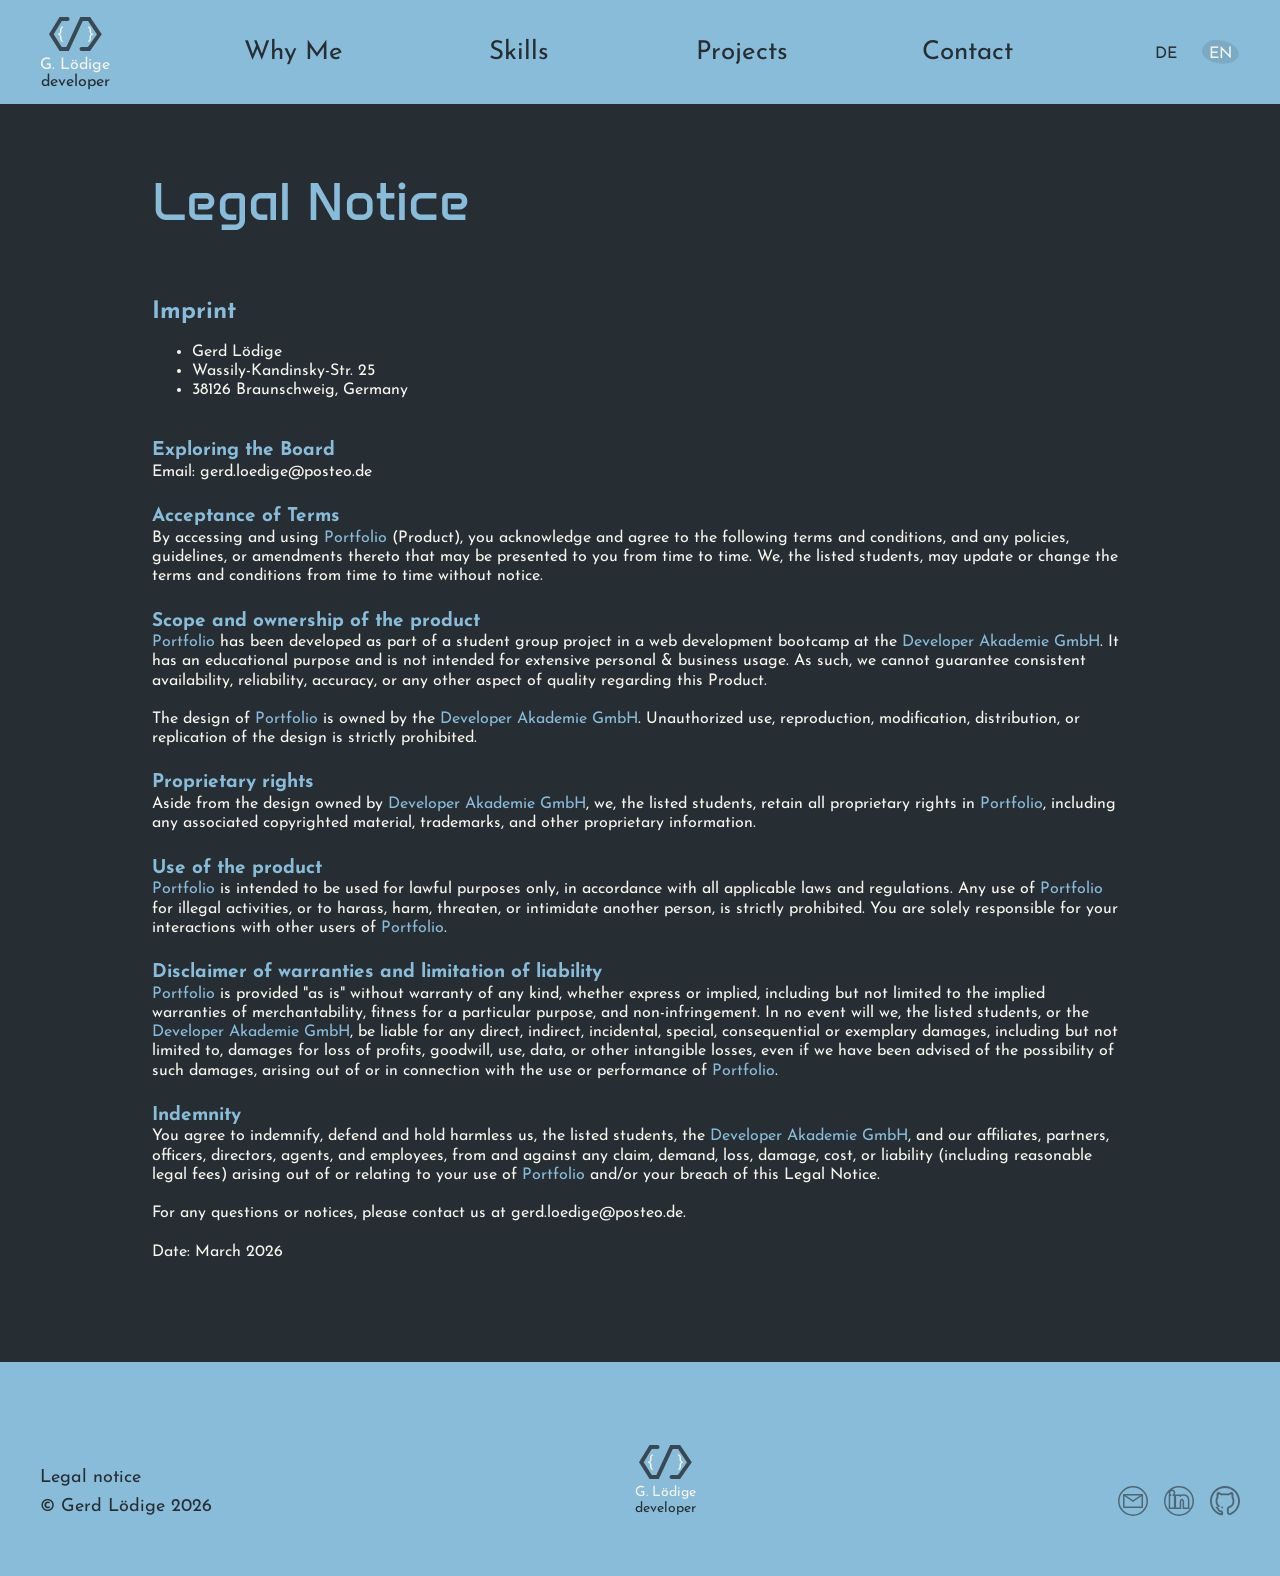
<file: html/legal_notice.html>
<!DOCTYPE html>
<html lang="en">
<head>
    <meta charset="UTF-8">
    <meta name="viewport" content="width=device-width, initial-scale=1.0">
    <title>Legal Notice</title>
    <link rel="icon" href="" type="image/x-icon">
    <link rel="stylesheet" href="../../styles/burger.css">
    <link rel="stylesheet" href="../../style.css">
    <link rel="stylesheet" href="../../styles/responsive.css">
    <link rel="stylesheet" href="../../styles/legal_notice.css">
    <script src="../../script.js" defer></script>
</head>
<body>
    <header>
        <section class="hero d-none">
            <div class="header_mobile d-none">
                <div class="logo_hero">
                    <div class="logo_hero_icon">
                        <img src="../../assets/icons/logo_icon.svg" class="logo_hover" alt="Logo Icon">
                        <img src="../../assets/icons/logo_icon_small.svg" class="logo_default" alt="Logo Icon">
                    </div>
                    <p class="name">G. Lödige</p>
                    <p>developer</p>
                </div>
                <button onclick="toggleBurgerMenu(this)" class="button">
                    <span class="burger-2">
                        <span class="bar bar--1"></span>
                        <span class="bar bar--2"></span>
                        <span class="bar bar--3"></span>
                    </span>
                </button>
            </div>
            <div class="menu_container_impressum">
                <div class="burger_menu" id="burger_menu">
                    <img src="../../assets/img/burger_menu_bubble.svg" alt="Burger Menu Background Image">
                    <div class="burger_menu_container">
                        <a href="../index.html#why_me_section">Why Me</a>
                        <a href="../index.html#skills_section">Skills</a>
                        <a href="../index.html#projects_section">Projects</a>
                        <a href="../index.html#contact_section">Contact</a>
                        <div class="nav_language">
                            <a href="./de/legal_notice.html" onclick="storePreferredLanguage('de')">DE</a>
                            <a href="./legal_notice.html" onclick="storePreferredLanguage('en')">EN</a>
                        </div>
                    </div>
                </div>
            </div>
            <a href="../index.html" class="return_to_portfolio_arrow">
                <img src="../assets/icons/arrow_back_mobile.svg" alt="Arrow Back Icon" class="arrow_back">
            </a>
        </section>
        <div class="nav_wrapper">
            <nav>
                <div class="nav_logo">
                    <a href="../index.html" class="logo_hero">
                        <img src="../assets/icons/logo_icon_dark.svg" alt="Logo Icon">
                        <p class="name">G. Lödige</p>
                        <p>developer</p>
                    </a>
                </div>
                <div class="nav_menu">
                    <a href="../index.html#why_me_section">Why Me</a>
                    <a href="../index.html#skills_section">Skills</a>
                    <a href="../index.html#projects_section">Projects</a>
                    <a href="../index.html#contact_section">Contact</a>
                </div>
                <div class="nav_language">
                    <a href="./de/legal_notice.html" onclick="storePreferredLanguage('de')">DE</a>
                    <a href="./legal_notice.html" onclick="storePreferredLanguage('en')">EN</a>
                </div>
            </nav>
        </div>
    </header>

    <main>
        <h1>Legal Notice</h1>
        <section class="section_container">
            <p class="imprint_head">Imprint</p>
            <ul>
                <li>Gerd Lödige</li>
                <li>Wassily-Kandinsky-Str. 25</li>
                <li>38126 Braunschweig, Germany</li>
            </ul>
        </section>
        <section class="section_container">
            <p class="section_head">Exploring the Board</p>
            <p>Email: gerd.loedige@posteo.de</p>
        </section>
        <section class="section_container">
            <p class="section_head">Acceptance of Terms</p>
            <p>By accessing and using <span>Portfolio</span> (Product), you acknowledge and agree to the following terms and conditions, and any policies, guidelines, or amendments thereto that may be presented to you from time to time. We, the listed students, may update or change the terms and conditions from time to time without notice.</p>
        </section>
        <section class="section_container">
            <p class="section_head">Scope and ownership of the product</p>
            <p><span>Portfolio</span> has been developed as part of a student group project in a web development bootcamp at the <span>Developer Akademie GmbH</span>. It has an educational purpose and is not intended for extensive personal & business usage. As such, we cannot guarantee consistent availability, reliability, accuracy, or any other aspect of quality regarding this Product.</p>
            <br>
            <p>The design of <span>Portfolio</span> is owned by the <span>Developer Akademie GmbH</span>. Unauthorized use, reproduction, modification, distribution, or replication of the design is strictly prohibited.</p>
        </section>
        <section class="section_container">
            <p class="section_head">Proprietary rights</p>
            <p>Aside from the design owned by <span>Developer Akademie GmbH</span>, we, the listed students, retain all proprietary rights in <span>Portfolio</span>, including any associated copyrighted material, trademarks, and other proprietary information.</p>
        </section>
        <section class="section_container">
            <p class="section_head">Use of the product</p>
            <p><span>Portfolio</span> is intended to be used for lawful purposes only, in accordance with all applicable laws and regulations. Any use of <span>Portfolio</span> for illegal activities, or to harass, harm, threaten, or intimidate another person, is strictly prohibited. You are solely responsible for your interactions with other users of <span>Portfolio</span>.</p>
        </section>
        <section class="section_container">
            <p class="section_head">Disclaimer of warranties and limitation of liability</p>
            <p><span>Portfolio</span> is provided "as is" without warranty of any kind, whether express or implied, including but not limited to the implied warranties of merchantability, fitness for a particular purpose, and non-infringement. In no event will we, the listed students, or the <span>Developer Akademie GmbH</span>, be liable for any direct, indirect, incidental, special, consequential or exemplary damages, including but not limited to, damages for loss of profits, goodwill, use, data, or other intangible losses, even if we have been advised of the possibility of such damages, arising out of or in connection with the use or performance of <span>Portfolio</span>.</p>
        </section>
        <section class="section_container">
            <p class="section_head">Indemnity</p>
            <p>You agree to indemnify, defend and hold harmless us, the listed students, the <span>Developer Akademie GmbH</span>, and our affiliates, partners, officers, directors, agents, and employees, from and against any claim, demand, loss, damage, cost, or liability (including reasonable legal fees) arising out of or relating to your use of <span>Portfolio</span> and/or your breach of this Legal Notice.</p>
            <br>
            <p>For any questions or notices, please contact us at <a href="mailto:gerd.loedige@posteo.de">gerd.loedige@posteo.de</a>.</p>
            <br>
            <p>Date: March 2026</p>
        </section>
    </main>
    <div class="nav_wrapper">
        <footer>
            <div class="footer_container_left">
                <a href="legal_notice.html">Legal notice</a>
                <span>&copy; Gerd Lödige 2026</span>
            </div>
            <div class="nav_logo">
                <a href="#hero_section" class="logo_hero footer">
                    <img src="../assets/icons/logo_icon_dark.svg" alt="Logo Icon">
                    <p class="name">G. Lödige</p>
                    <p>developer</p>
                </a>
            </div>
           <div class="social_media footer">
                <a href="#contact_section" target="_blank">
                    <img src="../assets/icons/mail_icon_dark.svg" class="social_media_default" alt="Email Icon">
                    <img src="../assets/icons/mail_icon_white.svg" class="social_media_hover" alt="Email Icon Hover">
                </a>
                <a href="https://www.linkedin.com/in/gerd-lödige-4a08802a9/" target="_blank">
                    <img src="../assets/icons/linkedIn_icon_dark.svg" class="social_media_default" alt="LinkedIn Icon">
                    <img src="../assets/icons/linkedIn_icon_white.svg" class="social_media_hover" alt="LinkedIn Icon Hover">
                </a>
                <a href="https://github.com/gloedige" target="_blank">
                    <img src="../assets/icons/github_icon_dark.svg" class="social_media_default" alt="GitHub Icon">
                    <img src="../assets/icons/github_icon_white.svg" class="social_media_hover" alt="GitHub Icon Hover">
                </a>
            </div>
        </footer>
    </div>
</body>
</html>
</file>
<file: styles/burger.css>
.button {
  background: transparent;
  border: 0;
  width: 32px;
  height: 40px;
  display: grid;
  place-items: center;
  cursor: pointer;
  padding: 0;
  scale: 1.0;
  border-radius: 8px;
  overflow: hidden;
  transition: 0.175s;
  margin-right: 12px;
}

.burger-2 {
  scale: 1.2;
  --gap: 10px;
  --height-bar: 2px;
  --pos-y-bar-one: 0;
  --pos-y-bar-three: 0;
  --scale-bar: 1;
  --rotate-bar-one: 0;
  --rotate-bar-three: 0;
  width: 25px;
  display: flex;
  flex-direction: column;
  gap: var(--gap);
  cursor: pointer;
  position: relative;
}

.burger-2 .bar {
  position: relative;
  height: var(--height-bar);
  width: 100%;
  border-radius: 0.5rem;
  background-color: #f9f9f9;
}

.burger-2 .bar--1 {
  top: var(--pos-y-bar-one);
  transform: rotate(var(--rotate-bar-one));
  transition: top 200ms 100ms, transform 100ms;
}

.burger-2 .bar--2 {
  transform: scaleX(var(--scale-bar));
  transition: transform 150ms 100ms;
}

.burger-2 .bar--3 {
  bottom: var(--pos-y-bar-three);
  transform: rotate(var(--rotate-bar-three));
  transition: bottom 200ms 100ms, transform 100ms;
}

.is-closed.burger-2 > .bar--1 {
  transition: top 200ms, transform 200ms 100ms;
}

.is-closed.burger-2 .bar--3 {
  transition: bottom 200ms, transform 200ms 100ms;
}

.is-closed.burger-2 {
  --pos-y-bar-one: calc(var(--gap) + var(--height-bar));
  --pos-y-bar-three: calc(var(--gap) + var(--height-bar));
  --scale-bar: 0;
  --rotate-bar-one: 45deg;
  --rotate-bar-three: -45deg;
}
</file>
<file: style.css>
html {
    scroll-behavior: smooth;
    scroll-padding-top: 20px;
}

section[id] {
    scroll-margin-top: 104px;
}

body{
    background-color: #262E34;
    font-family: 'Josefin', Arial, sans-serif;
    color: #F8F5EC;
    margin: 0;
}

.hero_wrapper{
    width: 100%;
    z-index: 1;
    display: flex;
    flex-direction: column;
    position: relative;
}

.nav_wrapper{
    width: 100%;
    display: flex;
    justify-content: center;
    background-color: #89BCD9;
    position: sticky;
    top: 0;
    z-index: 1000;
}

h1{
    font-size: 88px;
    font-family: 'Anta', Arial, sans-serif;
    font-weight: 400;
    margin: 36px 0 10px 0;
    text-wrap-mode: nowrap;
}

h2{
    font-size: 60px;
    font-family: 'Anta', Arial, sans-serif;
    font-weight: 400;
    margin: 0 auto 80px auto;
    padding: 0 22px;
    color: #89BCD9;
    text-wrap-mode: wrap;
}

.hero{
    display: flex;
    flex-direction: row;
    justify-content: center;
    text-align: center;
    padding: 40px 30px 0 30px;
    margin: 0 auto;
    max-width: 1240px;
    width: 100%;
    height: calc(100vh - 104px);
    box-sizing: border-box;
}

.hero_text_area{
    display: flex;
    flex-direction: column;
    margin: 68px 0 0 0;
    padding-left: 24px;
}

.hero_text_area p{
    font-size: 40px;
    margin: 0;
}

.image_background{
    position: relative;
    top: 70px;
    left: 0;
    width: 100%;
    object-fit: cover;
    z-index: -1;
    transform: rotate(-45deg);
}

.social_media{
    display: flex;
    flex-direction: column;
    justify-content: end;
    gap: 16px;
    width: 30px;
}

.social_media a{
    position: relative;
    width: 30px;
    height: 30px;
}

.social_media_container{
    display: flex;
    flex-direction: row;
}

.social_media_default,
.social_media_hover{
    position: absolute;
    transition: opacity 0.3s;
    right: 0;
}

.social_media_default{
    opacity: 1;
}

.social_media_hover{
    position: absolute;
    opacity: 0;
}

.social_media a:hover .social_media_default{
    opacity: 0;
}

.social_media a:hover .social_media_hover{
    opacity: 1;
}

.logo_hero{
    flex: 1;
    display: flex;
    flex-direction: column;
    justify-content: end;
    align-items: center;
    gap: 1px;
}

.logo_hero_icon{
    position: relative;
    height: 38px;
    min-width: 70px;
    display: flex;
    justify-content: center;
}

.logo_hero .name{
    font-size: 16px;
    margin: 4px 0 0 0;
    color: #F8F5EC;
}

.logo_hero p{
    font-size: 16px;
    margin: 0;
    color: #89BCD9;
}

.logo_default,
.logo_hover{
    position: absolute;
    transition: opacity 1s;
}

.logo_default{
    opacity: 1;
}

.logo_hover{
    position: absolute;
    opacity: 0;
}

.logo_hero_icon:hover .logo_default{
    opacity: 0;
}

.logo_hero_icon:hover .logo_hover{
    opacity: 1;
}

.title{
    width: 100%;
}

.title p{
    letter-spacing: 2px;
    text-wrap-mode: nowrap;
}

.hero_arrow_down{
    display: flex;
    justify-content: center;
    align-items: center;
    flex: 1;
}

.hero_arrow_down a{
    cursor: pointer;
    min-height: 90px;
}

.arrow_swap_vertical{
    position: relative;
    aspect-ratio: 1 / 2;
    justify-content: center;
    display: flex;
}

.arrow_swap_horizontal{
    position: relative;
    aspect-ratio: 3 / 1;
}

.button_default,
.button_hover,
.button_press,
.button_default_mobile{
    position: absolute;
    transition: opacity 0.3s;
}

.button_hover,
.button_press{
    position: absolute;
    opacity: 0;
}

.button_right{
    right: 0;
}

.arrow_swap_vertical:hover .button_default,
.arrow_swap_horizontal:hover .button_default,
.arrow_swap_vertical:active .button_default_mobile{
    opacity: 0;
}

.arrow_swap_vertical:hover .button_hover,
.arrow_swap_vertical:active .button_press,
.arrow_swap_horizontal:hover .button_hover{
    opacity: 1;
}

.portfolio_img_container{
    flex: 1;
    display: grid;
    grid-template-columns: 1fr;
    grid-template-rows: 1fr;
}

.portfolio_img_container .profile-group{
    align-self: end;
    grid-row: 1;
    grid-column: 1;
    position: relative;
    width: auto;
    max-width: 650px;
    height: 100%;
    max-height: 100%;
    aspect-ratio: 3 / 4;
    margin: 0 auto;
    cursor: pointer;
}

.bg-wrapper {
    position: absolute;
    bottom: 0px;
    left: 50%; 
    transform: translate(-50%, 10%);
    width: 100%;
    height: 100%;
    z-index: 1;
}

.bg-img {
    position: absolute;
    bottom: 0;
    left: 0;
    width: 100%;
    height: 100%;
    object-fit: contain;
    transition: opacity 0.4s ease-in-out;
    transform: rotate(-45deg);
}

.bg-img.hover {
    opacity: 0;
}

.profile-group:hover .bg-img.hover {
    opacity: 1;
}

.profile-group:hover .bg-img.default {
    opacity: 0;
}

.user-img {
    position: absolute;
    bottom: 0;
    left: 50%;
    transform: translateX(-50%);
    width: 90%;
    height: auto;
    z-index: 2;
    display: block;
}

nav{
    display: flex;
    align-items: center;
    max-width: 1240px;
    width: 100%;
    padding: 0px 20px;
    box-sizing: border-box;
    margin: 0 auto;
    height: 104px;
}

.nav_logo p{
    color: #262E34;
}

.nav_menu{
    display: flex;
    flex-direction: row;
    justify-content: space-evenly;
    flex: 1;
}

.nav_logo a,
.nav_menu a{
    text-decoration: none;
}

.nav_menu a{
    min-width: 84px;
    min-height: 60px;
    justify-content: center;
    display: flex;
    align-items: center;
    color: #262E34;
    font-size: 26px;
    transition: background-color 0.5s, color 0.5s;
    white-space: nowrap;
}

.nav_menu a.active{
    color: #F8F5EC;
    background-image: url('./assets/icons/nav_menu_hover.svg');
    background-repeat: no-repeat;
    background-position: center;
}

.nav_language a.active{
    color: #F8F5EC;
    background-image: url('./assets/icons/language_menu_background.svg');
    background-repeat: no-repeat;
    background-position: center;
}

.nav_menu a:hover,
.project_menu button:hover{
    color: #F8F5EC;
}

.nav_language{
    display: flex;
    flex-direction: row;
    gap: 16px;
}

.nav_language a{
    color: #262E34;
    text-decoration: none;
    font-size: 16px;
    transition: background-color 0.3s, color 0.3s;
    padding: 8px 8px 4px 8px;
}

.nav_language a:hover{
    color: #F8F5EC;
}

.main_content_wrapper{
    width: 100%;
    z-index: 1;
    display: flex;
    flex-direction: column;
    justify-content: center;
    position: relative;
}

.button_right_container{
    display: flex;
    justify-content: flex-end;
    height: 48px;
    max-width: calc(860px + 22px + 24px);
    width: 100%;
    margin: 24px auto 0 auto;
    padding: 0 22px 0 24px;
    box-sizing: border-box;
}

.why_me,
.skills,
.projects{
    margin: 104px auto 0 auto;
}

.why_me,
.skills,
.projects,
.reference{
    display: flex;
    flex-direction: column;
    align-items: center;
    width: 100%;
    max-width: 1440px;
}

.why_me_container{
    display: flex;
    flex-direction: row;
    gap: 52px;
    justify-content: space-between;
    max-width: calc(860px + 22px + 24px);
    width: 100%;
    margin: 0 auto;
    padding: 0 22px 0 24px;
    box-sizing: border-box;
}

.why_me_container .about_me_text{
    line-height: 1.2;
}

.why_me_container span{
    font-size: 18px;
    color: #F8F5EC;
}

.location_icon{
    position: relative;
    min-width: 75px;
}

.location_icon img{
    position: absolute;
    width: 100%;
    object-fit: cover;
}

.location_icon_ellipse{
    top: 40px;
    left: 25px;
}

.location_info{
    display: flex;
    flex-direction: row;
    gap: 8px;
    align-items: flex-start;
    min-width: 430px;
    min-height: 110px;
}

#typing_text.typing_active::after {
    content: '|';
    color: #F8F5EC;
    animation: blink 0.8s step-end infinite;
    font-weight: 400;
    display: inline-block;
    vertical-align: bottom; 
}

.location_info .typing_active{
    font-size: 30px;
    margin: 20px 0 0 0;
    line-height: 1.2;
}

.location_info .text_blue{
    font-weight: 700;
    font-size: 30px;
    color: #89BCD9;
}
    
@keyframes blink {
  0%, 100% {
    opacity: 1;
  }
  50% {
    opacity: 0;
  }
}

.skills_container{
    display: flex;
    flex-direction: row;
    width: 100%;
    gap: 80px;
    max-width: calc(860px + 2 * 23px);
    margin: 0 auto;
    padding: 0 23px;
    box-sizing: border-box;
}

.skills_item_container{
    display: grid;
    gap: 40px;
    grid-template-columns: repeat(auto-fit, minmax(70px, 1fr));
    flex: 1;
    flex-wrap: wrap;
}

.skills_info_container{
    display: flex;
    flex-direction: column;
    align-items: center;
    gap: 24px;
}

.skills_text_and_bubble_container{
    display: flex;
    flex-direction: row;
    gap: 8px;
}

.skills_text_and_bubble_container 
.new_skill_text_mobile{
    font-size: 16px;
    text-align: left;
    margin: 8px 0 0 0;
    line-height: 1.2;
    display: none;
}

.skills_info_headline_mobile{
    font-size: 16px;
    color: #89BCD9;
    display: none;
}

.bubble_container{
    display: flex;
    flex-direction: column;
    align-items: center;
    height: 380px;
    width: 380px;
    gap: 19px;
    position: relative;
}

.bubble_container p{
    margin: 81px 0 0 0;
    font-size: 18px;
}

.skills_background_mobile{
    display: none;
    transform: rotate(-50deg);
}

.skills_background_hover,
.skills_background_default, 
.skills_background_mobile,
.reference_background_hover,
.reference_background_default,
.reference_background_mobile{
    position: absolute;
    transition: opacity 1s;
    pointer-events: none;
    max-width: 100%;
}

.skills_background_hover,
.reference_background_hover{
    opacity: 0;
}

.bubble_container:hover .skills_background_default,
.text_bubble_container:hover .reference_background_default{
    opacity: 0;
}
.bubble_container:hover .skills_background_hover,
.text_bubble_container:hover .reference_background_hover{
    opacity: 1;
}

.skill_item{
    height: 100px;
    display: flex;
    justify-content: center;
}
.skills_item_mobile_container{
    display: none;
}

.skills_learning_items{
    display: flex;
    flex-direction: row;
    gap: 28px;
    width: 100%;
    justify-content: center;
}

.new_skill_item{
    display: flex;
    flex-direction: column;
    align-items: center;
    justify-content: space-between;
    gap: 8px;
    width: 46px;
}

.new_skill_item img{
    width: 100%;
}

.new_skill_item p{
    font-size: 14px;
    margin: 4px 0 0 0;
}

.new_skill_text{
    width: 77%;
}

.new_skill_text p,
.reference_text p{
    font-size: 18px;
    margin: 0;
    color: #F8F5EC;
    text-align: center;
    line-height: 120%;
}

.skill_link_container{
    display:none;
    justify-content: center;
    margin: 40px auto 0 auto;
}

.project_menu button{
    font-size: 30px;
    font-family: 'Josefin', Arial, sans-serif;
    font-weight: 500;
    line-height: 120%;
    color: #89BCD9;
    transition: background-color 0.5s, color 0.5s;
    cursor: pointer;
    padding: 33px;
    border-style: none;
    background-color: transparent;
}

.project_wrapper{
    display: flex;
    flex-direction: column;
    align-items: center;
    gap: 40px;
    width: 100%;
    overflow-x: hidden;
}

.projects menu{
    display: flex;
    flex-direction: row;
    justify-content: flex-start;
    width: 100%;
    max-width: 1200px;
    margin: 0 auto;
    padding: 0;
}

.project_menu .active{
    color: #F8F5EC;
    background-color: #2D383F;
    padding: 33px;
    border-top-right-radius: 30px;
    border-top-left-radius: 30px;
}

.project_overview_wrapper{
    width: 100vw;
    background-color: #2D383F;
}

.project_overview{
    width: 100%;
    max-width: 1244px;
    margin: 31px auto 0 auto;
    padding: 0 22px;
    box-sizing: border-box;
    display: flex;
    flex-direction: row;
    gap: 56px;
}

.project_overview article{
    flex: 1;
}

.single_project_mobile_headline{
    display: none;
}

.single_project_headline{
    display: flex;
    flex-direction: row;
    align-items: center;
    margin-bottom: 16px;
}

.single_project_headline h3{
    margin: 0 0 0 21px;
    font-size: 28px;
    font-weight: 400;
    color: #F8F5EC;
}

.single_project_info{
    margin: 9px 0 23px 0px;
}

.single_project_info span{
    display: block;
    font-size: 18px;
    font-weight: 400;
    color: #F8F5EC;
    margin: 0 0 0 50px;
    line-height: 120%;
}

.single_project_details{
    display: flex;
    flex-direction: column;
    align-items: center;
}

.single_project_details p{
    font-size: 18px;
    font-weight: 400;
    color: #F8F5EC;
    margin: 0 auto;
    margin-bottom: 12px;
}

.single_project_details p span{
    display: none;
}

.techstack_container{
    display: flex;
    flex-direction: row;
    gap: 32px;
    margin-bottom: 16px;
}

.single_project_details .preview{
    height: 312px;
    object-fit: cover;
    border-radius: 30px;
    margin-bottom: 34px;
    aspect-ratio: 3/2;
}

.link_blue{
    font-size: 18px;
    font-weight: 400;
    padding: 13px 30px;
    background-color: #89BCD9;
    color: #2D383F;
    border-radius: 30px;
    text-decoration: none;
    align-items: center;
    display: inline-flex;
}

.link_blue:hover{
    background-color: #F8F5EC;
    color: #2D383F;
}

.link_transparent{
    font-size: 18px;
    font-weight: 400;
    padding: 13px 30px;
    background-color: transparent;
    color: #89BCD9;
    border-radius: 30px;
    border: 2px solid #89BCD9;
    text-decoration: none;
    align-items: center;
    display: inline-flex;
}

.link_transparent:hover{
    background-color: rgb(255 255 255 / 12%);
    color: #89BCD9;
}

.project_links{
    display: flex;
    flex-direction: row;
    gap: 40px;
    margin-bottom: 28px;
}

.project_links_mobile{
    display: none;
    flex-direction: row;
    gap: 16px;
    margin-bottom: 28px;
}

.further_project{
    width: 450px;
    aspect-ratio: 3/2;
    background-color: #F8F5EC;
    border-radius: 30px;
    margin-bottom: 28px;
    display: flex;
    flex-direction: column;
    align-items: center;
    justify-content: center;
}

.further_project span{
    font-size: 30px;
    font-weight: 500;
    color: #89BCD9;
}

.project_duration_mobile{
    display: none;
}

.d-none{
    display: none;
}

.fade-in{
    animation: fadeIn 0.25s ease-in-out;
}

.fade-out{
    animation: fadeOut 0.25s ease-in-out;
}

.reference{
    display: flex;
    flex-direction: column;
    align-items: center;
    width: 100%;
    max-width: calc(1200px);
    margin: 80px auto 0 auto;
}

.reference_container{
    padding: 0 24px;
    box-sizing: border-box;
    display: flex;
    flex-direction: row;
    gap: 30px;
    width: 100%;
    justify-content: center;
}

.reference_headline{
    font-size: 32px;
    font-weight: 400;
    color: #89BCD9;
    margin: 0 auto 56px auto;
    padding: 0 22px;
}

.reference_name{
    font-size: 26px;
    font-weight: 600;
    color: #F8F5EC;
    margin: 0;
}

.reference_project{
    font-size: 18px;
    font-weight: 400;
    color: #F8F5EC;
    margin: 0 !important;
}

.reference_project span{
    color: #89BCD9;
}

.reference_background_mobile{
    display: none;
}

.text_bubble_container{
    display: flex;
    flex-direction: column;
    align-items: center;
    justify-content: center;
    gap: 19px;
    position: relative;
    aspect-ratio: 1 / 1;
    width: calc((1200px - 60px) / 3);
    min-height: 290px;
    padding: 0 54px;
    box-sizing: border-box;
}

.text_bubble_container a{
    color: #89BCD9;
    font-size: 16px;
    font-weight: 400;
    cursor: pointer;
}

.text_bubble_container .reference_contact_details{
    display: flex;
    flex-direction: column;
    align-items: center;
    gap: 8px;
}

.contact{
    display: flex;
    flex-direction: column;
    align-items: center;
    width: 100%;
    max-width: calc(910px);
    margin: 90px auto 180px auto;
    position: relative;
}

.contact_wrapper{
    padding: 0 23px;
    box-sizing: border-box;
}

.contact_arrow_up{
    display: flex;
    justify-content: center;
    height: 90px;
    position: absolute;
    right: -94px;
    top: 12px;
}

.contact_text{
    text-align: justify;
    line-height: 120%;
}

.contact_text p{
    text-align: justify;
    font-size: 18px;
    margin: 0;
    line-height: 120%;
}

.contact_request{
    display: none;
    justify-content: center;
    align-items: center;
    width: 100%;
    margin: 0 auto;
}

.contact_request p{
    font-size: 30px;
    font-family: Josefin, Arial, sans-serif;
    font-weight: 500;
    color: #89BCD9;
    margin: 0;
}

.contact_text,
.contact_info{
    width: 50%;
}

.contact_info a{
    color: #F8F5EC;
    font-size: 20px;
    font-weight: 400;
    text-decoration: none;
    display: flex;
    align-items: center;
    gap: 8px;
    position: relative;
    margin-bottom: 16px;
}

.contact_info a span{
    padding-left: 44px;
}

.contact_info a:hover{
    color: #89BCD9;
}

.email_img_default,
.email_img_hover,.email_img_clicked,
.phone_img_default,.phone_img_hover,
.checkbox_default,.checkbox_hover,.checkbox_checked,.checkbox_error{
    left: 0;
    transition: opacity 0.3s;
    position: absolute;
    pointer-events: none;
}

.email_img_hover,.email_img_clicked, .phone_img_hover,
.checkbox_hover,.checkbox_checked{
    opacity: 0;
}

.active{
    opacity: 1;
}

.inactive{
    opacity: 0;
}

.contact_info a:hover .email_img_default,
.contact_info a:hover .phone_img_default,
.checkbox_container:hover .checkbox_default{
    opacity: 0;
}

.contact_info a:hover .email_img_hover,
.contact_info a:hover .phone_img_hover,
.checkbox_container:hover .checkbox_hover,
.checkbox_container:focus-within .checkbox_hover{
    opacity: 1;
}

.contact_info a:active .email_img_hover{
    opacity: 0;
}

.contact_info a:active .email_img_clicked{
    opacity: 1;
}

.contact_container{
    display: flex;
    flex-direction: row;
    gap: 36px;
    width: 100%;
    justify-content: center;
    margin-bottom: 51px;
}

.contact_field_name_email{
    display: flex;
    flex-direction: row;
    gap: 21px;
}

.form_container{
    width: 100%;
    position: relative;
}

.form_container .input_container{
    display: flex;
    flex-direction: column;
    width: 100%;
}

.form_container .input_field{
    position: relative;
    width: 100%;
}

.form_container .input_container label{
    font-size: 18px;
    color: #89BCD9;
    padding-left: 27px;
}

.form_container .input_container input,
.form_container .input_container textarea{
    background-color: transparent;
    border: 2px solid #89BCD9;
    border-radius: 30px;
    padding: 13px 58px 13px 27px;
    color:  #F8F5EC;
    font-size: 18px;
    font-family: 'Josefin';
    margin-bottom: 16px;
    box-sizing: border-box;
    width: 100%;
    min-height: 60px;
}

.form_container .input_container textarea{
    resize: vertical;
}

.form_container .input_container input:focus-visible,
.form_container .input_container textarea:focus-visible {
    background-color: rgb(255 255 255 / 12%);
    outline: none;
}

.input_valid_icon{
    position: absolute;
    top: 30px;
    right: 14px;
    transform: translateY(-50%);
    width: 24px;
    height: 24px;
    opacity: 0;
    pointer-events: none;
    transition: opacity 0.2s ease;
}

.input_field .is_valid + .input_valid_icon{
    opacity: 1;
}

.form_container .input_container input::placeholder,
.form_container .input_container textarea::placeholder{
    opacity: 0;
}

.missing_inputs {
    border-color: #E44C36 !important;
}

.form_container .input_container input.missing_inputs::placeholder,
.form_container .input_container textarea.missing_inputs::placeholder{
    color: #E44C36 !important;
}

.font_color_red {
    color:#E44C36 !important;
}

input:-webkit-autofill,
input:-webkit-autofill:hover, 
input:-webkit-autofill:focus {
    -webkit-text-fill-color: #F8F5EC;
    -webkit-box-shadow: 0 0 0px 1000px #262E34 inset !important;
    transition: background-color 5000s ease-in-out 0s; 
}

.full_width{
    width: 100%;
}

.checkbox_container{
    position: relative;
    width: 24px;
    min-width: 24px;
    height: 24px;
    cursor: pointer;
}

.checkbox_container input{
    position: absolute;
    width: 100%;
    height: 100%;
    opacity: 0;
    cursor: pointer;
    margin: 0;
    padding: 0;
}

.accept_policy_container{
    display: flex;
    flex-direction: row;
    gap: 8px;
    font-size: 14px;
    position: relative;
    height: 80px;
}

.accept_policy_container a{
    color: #89BCD9;
    text-decoration: none;
    font-size: 16px;
}

.accept_policy_container button{
    background-color: transparent;
    border: 2px solid #89BCD9;
    border-radius: 30px;
    padding: 13px 30px;
    color:  #89BCD9;
    font-size: 18px;
    font-family: 'Josefin';
    box-sizing: border-box;
    cursor: pointer;
    height: 48px;
    position: absolute;
    right: 0;
    bottom: 0;
}

.accept_policy_container button:disabled{
    border-color: #8F9290 !important;
    color: #8F9290 !important;
    cursor: auto !important;
}

.send_mail_overlay{
    position: absolute;
    top: 50%;
    left: 50%;
    width: 70%;
    height: 50%;
    transform: translate(-50%, -50%);
    background-color: #89BCD9;
    display: flex;
    justify-content: center;
    align-items: center;
    opacity: 0;
    pointer-events: none;
    transition: opacity 0.5s ease;
    border-radius: 30px;
}

.send_mail_overlay.active{
    opacity: 1;
    pointer-events: auto;
}

.overlay_content{
    color: #262E34;
    font-size: 24px;
    text-align: center;
    padding: 0 20px;
    line-height: 1.2;
}

.error_policy{
    color: #E44C36;
    font-size: 14px;
    margin: 0 0 16px 0;
}

.policy_text_container{
    display: flex;
    flex-direction: column;
    gap: 4px;
    margin-top: 4px;
}

.arrow_swap_vertical .button_press.mobile,
.arrow_swap_vertical .button_default_mobile.mobile{
    display: none;
}

footer{
    display: flex;
    flex-direction: row;
    align-items: end;
    justify-content: space-between;
    width: 100%;
    box-sizing: border-box;
    padding: 0 20px;
    margin: 80px auto 60px auto;
    max-width: 1240px;
}

.social_media.footer{
    flex-direction: row;
    width: auto;
}

.footer_container_left{
    display: flex;
    flex-direction: column;
    gap: 10px;
}

.footer_container_left a,
.footer_container_left span{
    color: #262E34;
    text-decoration: none;
    font-size: 18px;
}

.footer_container_left a:hover{
    color: #F8F5EC;
}

.footer_container_right{
    --width_nav_logo: 80px;
    display: flex;
    flex-direction: row;
    align-items: center;
    width: calc(50% + var(--width_nav_logo) / 2);
    justify-content: space-between;
}

.logo_hero.footer{
    margin: 0;
    width: 80px;
}

.logo_hero.footer p{
    font-size: 14px;
}

.portfolio_img_container .burger_menu{
    position: relative;
    bottom: 0;
    opacity: 0;
    transition: opacity 0.5s ease;
    width: 100%;
    grid-row: 1;
    grid-column: 1;
}

.burger_menu_container{
    display: flex;
    flex-direction: column;
}

@keyframes fadeIn {
    from { opacity: 0; }
    to { opacity: 1; }
}

@keyframes fadeOut {
    from { opacity: 1; }
    to { opacity: 0; }
}

@font-face {
    font-family: 'Josefin';
    src: url('./assets/fonts/Josefin_Sans/JosefinSans-VariableFont_wght.ttf') format('truetype');
}

@font-face {
    font-family: 'Anta';
    src: url('./assets/fonts/Anta/Anta-Regular.ttf') format('truetype');
}
</file>
<file: styles/responsive.css>
@media((min-height: 1240px)){  
    .hero {
        flex-direction: column;
    }
    
    .hero_text_area{
        margin: 8px 0 0 0;
        padding: 0;
        align-items: center;
    }
    
    .hero_arrow_down{
        margin: 24px 0;
    }


    .user-img{
        -webkit-mask-image: url('../assets/img/bubble_mask_extended.svg');
        mask-image: url('../assets/img/bubble_mask_extended.svg');
        mask-size: 110% auto;
        mask-repeat: no-repeat;
        mask-position: bottom;
    }

    .bg-img{
        transform: rotate(0deg);
    }

    .portfolio_img_container .profile-group{
        max-width: 1180px;
    }
    
    .profile-group:hover .bg-img.hover {
        opacity: 0;
    }
    
    .profile-group:hover .bg-img.default {
        opacity: 1;
    }
    
    .social_media_container{
        min-width: 50%;
    }
    
    .hero_arrow_down{
        flex: unset;
    }
    
    .hero_text_area{
        margin: 0;
        justify-content: space-around;
    }
    
}

@media (max-aspect-ratio: 12/10) {
    .hero {
        flex-direction: column;
    }
    
    .user-img{
        -webkit-mask-image: url('../assets/img/bubble_mask_extended.svg');
        mask-image: url('../assets/img/bubble_mask_extended.svg');
        mask-size: 110% auto;
        mask-repeat: no-repeat;
        mask-position: bottom;
    }
    
    .bg-img{
        transform: rotate(0deg);
    }
    
    .portfolio_img_container .profile-group{
        max-width: 1180px;
    }

    .profile-group:hover .bg-img.hover {
        opacity: 0;
    }

    .profile-group:hover .bg-img.default {
        opacity: 1;
    }

    .hero_text_area{
        margin: 8px 0 0 0;
    }

}

@media (max-height: 730px){
    .hero{
        padding-top: 16px;
    }

    .hero_text_area{
        margin: 0;
    }

    h1{
        margin-top: 16px;
    }
}

@media (max-height: 600px){
    .hero{
        height: 100vh;
    }
}

@media(max-height: 530px){
    .hero_arrow_down{
        display: none;
    }
}

@media ( max-width: 1330px) {
    h1{
        font-size: clamp(3rem, -2.23rem + 9.3vw, 5.5rem);
    }
    .title p{
        font-size: clamp(1.5rem, 0.86rem + 1.72vw, 2.5rem);
    }
    
    h2{
        font-size: clamp(2rem, 0.86rem + 3.01vw, 3.75rem);
    }


    .hero_arrow_down{
        margin: 24px 0;
    }

    .skills_item_mobile_container{
    --skill-size: 45px;
    --skill-gap: 40px;
    display: none;
    gap: var(--skill-gap);
    grid-template-columns: repeat(auto-fit, var(--skill-size));
    justify-content: center;
    flex: 1;
    flex-wrap: wrap;
    max-width: 480px;
    width: 100%;

    container-type:  inline-size;

    @container (width <= calc(4 * 45px + 3 * 40px)) {
        .skill_item:last-child {
            grid-column-start: 2;
        }
    }
    
    @container (width > calc(4 * 45px + 3 * 40px)) and (width <= calc(5 * 45px + 4 * 40px)) {
        .skill_item:last-child {
            grid-column-start: 3;
        }
        .skill_item:nth-last-child(2) {
            grid-column-start: 2;
        }
    }

    @container (width >= calc(6 * 45px + 5 * 40px)) {
        .skill_item:last-child {
            grid-column-start: 5;
        }
        .skill_item:nth-last-child(4) {
            grid-column-start: 2;
        }
        .skill_item:nth-last-child(3) {
            grid-column-start: 3;
        }
        .skill_item:nth-last-child(2) {
            grid-column-start: 4;
        }
    }
    }

    .learning_skills_container{
        display: none;
        flex-direction: column;
    }

    .contact{
        margin: 90px auto 104px auto;
    }

    .contact_arrow_up{
        position: static;
        margin: 80px auto 0 auto;
    }
}

@media (max-width: 1150px){
    .reference_headline{
        font-family: 'Anta', Arial, sans-serif;
        display: flex;
        flex-direction: column;
    }

    .reference_headline span{
        font-size: 18px;
        margin-top: 8px;
        color: #F8F5EC;
        font-family: 'Josefin', Arial, sans-serif;
    }

    .hero_text_area{
        padding-left: 0;
    }

    .bg-img{
        transform: rotate(0deg);
    }

    .portfolio_img_container{
        margin: 22px 15px 0 15px;
    }

    .nav_menu a{
        font-size: 22px;
    }

    .why_me{
        margin-top: clamp(64px, 1.77px + 8.89vw, 104px);
    }
    
    .location_info .typing_active,
    .location_info .text_blue{
        font-size: 24px;
    }
    
    .skills_container{
        gap: 40px;
    }
    .why_me_container{
        gap: 24px;
    }

    .skills_item_container{
        gap: 30px;
    }

    .project_menu button:hover{
        color: #89BCD9;
    }

    .project_menu button{
        font-size: 24px;
        color: #F8F5EC;
        padding: 10px
    }
    
    .project_menu .active {
        color: #89BCD9;
        padding: 10px 16px;
        border-top-right-radius: 20px;
        border-top-left-radius: 20px;
    }

    .single_project_details p {
        width: 100%;
        text-align: left;
        display: flex;
        flex-direction: row;
        margin: 8px auto 0 auto;
    }

    .single_project_details .single_project_mobile_headline{
        display: flex;
        font-size: 32px;
        font-weight: 400;
        color: #89BCD9;
        margin-bottom: 8px;
    }

    .project_overview{
        flex-direction: column-reverse;
        gap: 0;
    }

    .project_overview_wrapper{
        border-top-right-radius: 30px;
        border-bottom-right-radius: 30px;
        border-bottom-left-radius: 30px;
    }

    .project_links{
        display: none;
    }

    .project_links_mobile{
        display: flex;
        justify-content: center;
    }

    .techstack_container{
        display: none;
    }

    .single_project_details p span,
    .single_project_headline .project_duration_mobile{
        display: flex;
    }

    .single_project_headline .project_duration {
        display: none;
    }

    .single_project_details .preview{
        margin: 24px auto;
    }

    .single_project_details .preview_wrapping_container{
        padding: 0 38px;
        box-sizing: border-box;
    }

    .single_project_details .preview_wrapping_container img{
        width: 100%;
        max-width: 600px;
        height: auto;
    }
    
    .further_project{
        max-width: 600px;
        width: calc(100vw - 2 * 60px);
        height: 100%;
        margin: 24px auto;
    }

    .single_project_headline h3 {
        color: #89BCD9;
        font-size: 24px;
    }

    .reference_name{
        font-size: 24px;
    }

    .reference_text p{
        font-size: 16px;
        text-align: left;
    }

    .carousel {
        overflow-x: auto;
        scroll-snap-type: x mandatory;
        
        > li {
            scroll-snap-align: center;
        }
    }
    
    .reference_container {
        justify-content: flex-start;
        padding: 0 24px;
        box-sizing: border-box;
    }

    .reference_background_mobile{
        display: block;
        width: 100%;
    }

     .reference_background_default,
     .reference_background_hover{
        display: none;
    }

    .text_bubble_container .reference_contact_details {
        align-items: unset;
    }

    .text_bubble_container{
        align-items: flex-start;
        padding: 0;
    }

    .text_bubble_container p,
    .text_bubble_container a{
        padding: 0 30px 0 50px;
        text-overflow: ellipsis;
        display: -webkit-box;
        -webkit-line-clamp: 4;
        line-clamp: 4;
        -webkit-box-orient: vertical;
        overflow: hidden;
    }

    .accept_policy_container{
        height: 110px;
    }
    
}

@media (max-width: 700px){
    section[id] {
        scroll-margin-top: -80px;
    }

    h1 {
        margin: 0 auto 16px auto;
    }

    .nav_wrapper nav{
        display: none;
    }

    .hero {
        flex-direction: column;
        height: auto;
    }

    .hero_text_area{
        margin: 8px 0 0 0;
        padding: 0;
    }

    .portfolio_img_container{
        aspect-ratio: 1/1;
        margin: 0;
    }

    .social_media_container{
        display: none;
    }

    .header_mobile.d-none,
    .hero.d-none{
        display: flex;
        justify-content: space-between;
        z-index: 102;
    }
    
    .logo_hero{
        flex: unset;
    }


    .portfolio_img_container .burger_menu{
        z-index: 100;
        aspect-ratio: 1/1;
    }
    

    .burger_menu.is-active,
    .menu_container_impressum.is-active,
    .overlay.is-active{
        opacity: 1;
    }
    
    .burger_menu img,
    .menu_container_impressum img{
        height: 100%;
    }

    .burger_menu img{
        position: absolute;
        width: 100%;
        top: 50%;
        left: 50%;
        transform: translate(-50%, -50%);
    }

    .burger_menu_container{
        justify-content: center;
        gap: 36px;
        position: absolute;
        bottom: 0;
        height: 100%;
        width: 100%;
    }

    .burger_menu_container a{
        font-size: 22px;
        color: #262E34;
        font-family: 'Josefin', Arial, sans-serif;
        text-decoration: none;
    }

    .nav_language{
        justify-content: center;
        gap: 0px;
        padding: 0;
    }

    .hero_arrow_down{
        margin-bottom: 0;
    }

    .why_me, .skills, .projects, .contact{
        margin-top: 0;
    }

    .why_me h2,
    .projects h2,
    .contact h2{
        margin: 80px auto 32px auto;
       
    }

    .why_me_container{
        flex-direction: column;
        justify-content: flex-start;
        align-items: center;
        gap: 24px;
        min-width: unset;
    }

    .why_me_container .about_me_text{
        width: 100%;
        font-size: 16px;
        min-width: unset;
        text-align: center;
    }

    .button_right_container{
        display: none;
    }

    .location_info{
        align-items: flex-start;
        min-height: 2rem;
        min-width: 380px;
    }

    .location_info .typing_active{
        display: block;
        line-height: 1.2;
        height: 2.4em; 
        overflow: hidden;
        font-size: 18px;
        margin: 12px 0 0 0;
    }

    .location_info .text_blue{
        font-size: 18px;
        line-height: 1.2;
    }

     .skills_container{
        flex-direction: column;
        justify-content: center;
        align-items: center;
    }

     .skill{
        width: 100%;
    }

     .projects_container{
        flex-direction: column;
        justify-content: center;
        gap: 24px;
    }

     .project{
        width: 100%;
    }

    .location_icon{
        height: 40px;
        min-width: 50px;
    }

    .location_icon img{
        height: 100%;
        object-fit: contain;
    }

    .skills h2{
        margin: 80px auto 40px auto;
    }

    .skills_item_container{
        display: none;
    }

    .skills_item_mobile_container{
        display: grid;
        padding: 0 22px;
    }

    .skill_item{
        height: 45px;
    }

    .new_skill_text{
        display: none;
    }

    .skills_background_mobile{
        display: block;
    }

    .skills_background_default,
    .skills_background_hover,
    .skills_learning_text{
        display: none;
    }

    .skills_text_and_bubble_container{
        width: 95%;
    }


    .skills_text_and_bubble_container 
    .new_skill_text_mobile{
        display: block;
        flex: 1;
    }

    .skills_info_headline_mobile{
        display: block;
    }

    .new_skill_item{
        width: 32px;
    }

    .bubble_container{
        height: 120px;
        width: 120px;
    }

    .skills_learning_items{
        position: absolute;
        top: 30px;
    }

    .skill_link_container{
        display: flex;
    }

    .project_overview{
        margin-top: 25px;
    }

    .project_menu button{
        font-size: 18px;
    }

    .single_project_details .single_project_mobile_headline{
        font-size: 24px;
    }

    .single_project_details p{
        font-size: 14px;
    }

     .single_project_headline h3 {
        font-size: 18px;
    }

    .single_project_info span {
        font-size: 16px;
    }

    .contact_container{
        flex-direction: column-reverse;
        gap: 32px;
    }

    .contact_request{
        display: flex;
    }

    .contact_text, .contact_info{
        width: 100%;
        text-align: center;
    }

    .contact_text p,
    .contact_info a{
        font-size: 16px;
    }

    .contact_request p{
        font-size: 20px;
    }

    .contact_field_name_email {
        flex-direction: column;
        align-items: flex-start;
        gap: unset;
    }

    .input_valid_icon{
        display: none;
    }

    .input_container label{
        display: none;
    }

    .form_container .input_container input{
        margin-bottom: 24px;
    }

    .form_container .input_container input::placeholder,
    .form_container .input_container textarea::placeholder{
        opacity: 1;
    }

    .send_button_container{
        margin-top: 24px;
    }

    .arrow_swap_vertical .button_default.desktop,
    .arrow_swap_vertical .button_hover.desktop{
        display: none;
    }

    .arrow_swap_vertical .button_press.mobile,
    .arrow_swap_vertical .button_default_mobile.mobile{
        display: block;
    }
    
    .footer_container_right{
        flex-direction: column;
        gap: 32px;
    }
    .footer_container_left{
        flex-direction: row;
        justify-content: space-evenly;
        width: 100%;
    }

    footer {
        flex-direction: column-reverse;
        align-items: center;
        gap: 32px;
        margin: 30px auto;
    }

    .footer_container_left a:hover{
        color: #262E34;
    }

    .footer_container_left a:active{
        color: #F8F5EC;
    }

    .social_media a:active .social_media_default,
    .social_media a:hover .social_media_hover{
        opacity: 0;
    }

    .social_media a:active .social_media_hover,
    .social_media a:hover .social_media_default{
        opacity: 1;
    }

    .accept_policy_container{
        height: 130px;
    }

    .send_mail_overlay{
        width: 80%;
    }
}

@media (max-width: 440px){
    .hero{
        padding: 40px 20px 0 20px;
    }

    .title p{
        font-size: 20px;
    }

    .burger_menu_container {
        gap: 20px;
    }

    .why_me_container{
        align-items: flex-start;
    }

    .location_info {
        min-width: unset;
    }

    .accept_policy_container{
        height: 150px;
    }

    .send_mail_overlay{
        width: 90%;
    }
}
</file>
<file: styles/legal_notice.css>
main{
    display: flex;
    flex-direction: column;
    justify-content: space-between;
    gap: 24px;
    padding: 65px 27px 100px 20px;
    width: 100%;
    max-width: calc(970px + 20px + 27px);
    box-sizing: border-box;
    margin: 0 auto;
    line-height: 1.2;
}

h1{
    font-size: 54px;
    font-weight: 400;
    color: #89BCD9;
    margin: 0 0 40px 0;
}

.first_column_impressum{
    width: 100px;
}

.section_container .imprint_head{
    font-size: 24px;
    font-weight: 700;
    color: #89BCD9;
    margin: 0 0 16px 0;
    line-height: 120%;
}


.section_container p{
    font-size: 16px;
    font-weight: 400;
    color: #F8F5EC;
    line-height: 120%;
    margin: 0;
}

.section_container .section_head{
    font-size: 19px;
    font-weight: 700;
    color: #89BCD9;
    line-height: 120%;
    margin: 0;
}

.section_container span{
    font-size: 16px;
    font-weight: 400;
    color: #89BCD9;
    line-height: 120%;
}

.section_container a{
    font-size: 16px;
    font-weight: 400;
    color: #F8F5EC;
    line-height: 120%;
    text-decoration: none;
    cursor: pointer;
}

@media (max-width: 700px){
    main{
        padding: 0 27px 100px 20px;
    }

    h1{
        font-size: 32px;
        margin: 0 0 8px 0;
        text-wrap-mode: wrap;
    }

    .menu_container_impressum{
        aspect-ratio: 1/1;
        position: absolute;
        top: 120px;
        width: 90vw;
        z-index: 9;
        transition: opacity 0.5s ease;
        margin: 0 auto;
        position: relative;
        opacity: 0;
        transition: opacity 0.5s ease;
    }

    .overlay{
        position: fixed;
        top: 0;
        left: 0;
        width: 100%;
        height: 100%;
        background-color: rgba(0, 0, 0, 0.5);
        z-index: 8;
        opacity: 0;
        transition: opacity 0.5s ease;
    }

    .return_to_portfolio_arrow{
        display: flex;
        margin: 23px auto 18px -20px;
        position: relative; 
        z-index: 10;
    }

    .return_to_portfolio_arrow img{
        height: 30px;
    }
}
</file>
